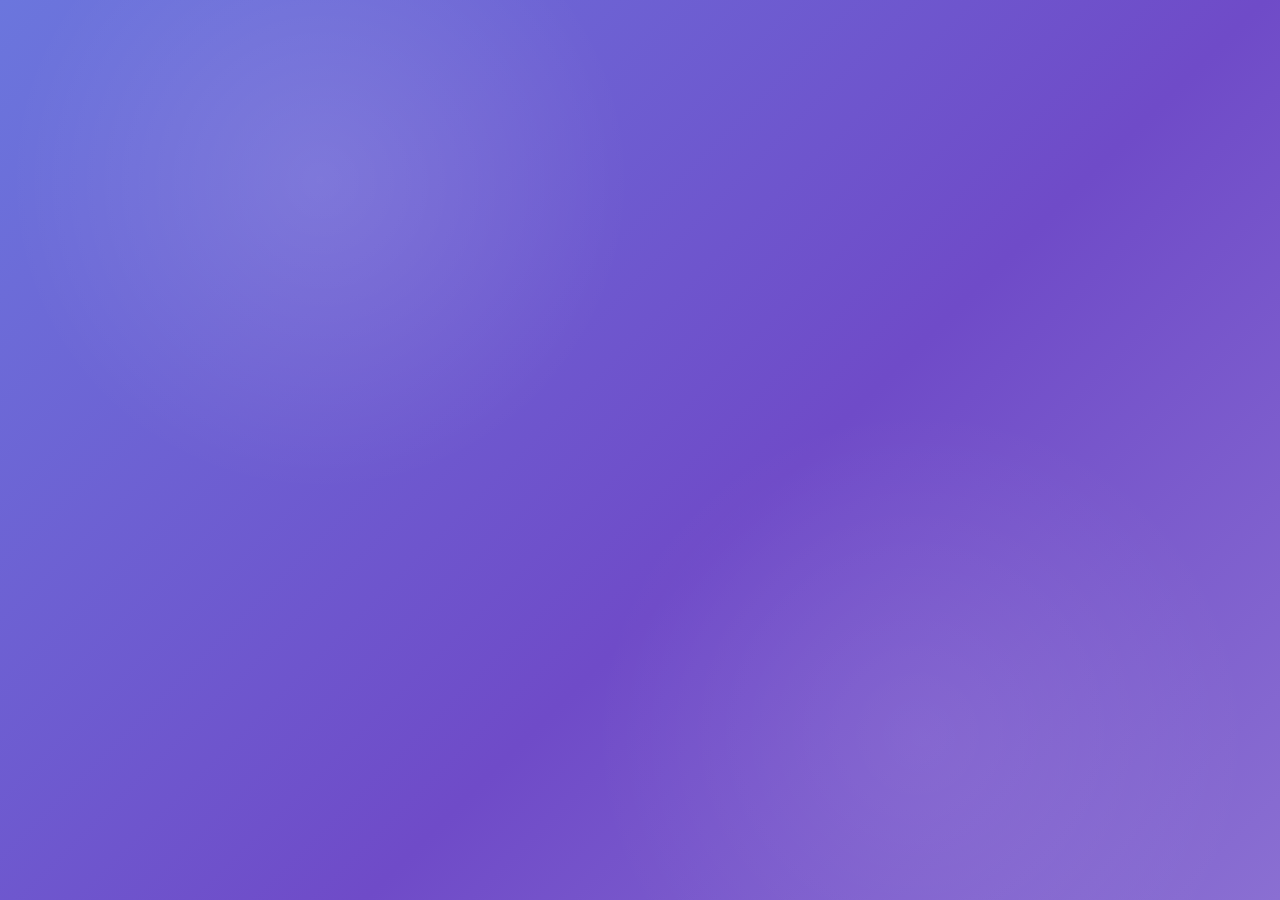
<file: index.html>
<!DOCTYPE html>
<html lang="ru" data-quiz-section="micro" data-quiz-storage="micro">
<head>
<meta charset="UTF-8">
<meta name="viewport" content="width=device-width, initial-scale=1">
<title>Тест</title>
<link rel="stylesheet" href="micro_style.css">
</head>
<body>
<div id="app"></div>
<script src="micro_script.js"></script>
</body>
</html>
</file>
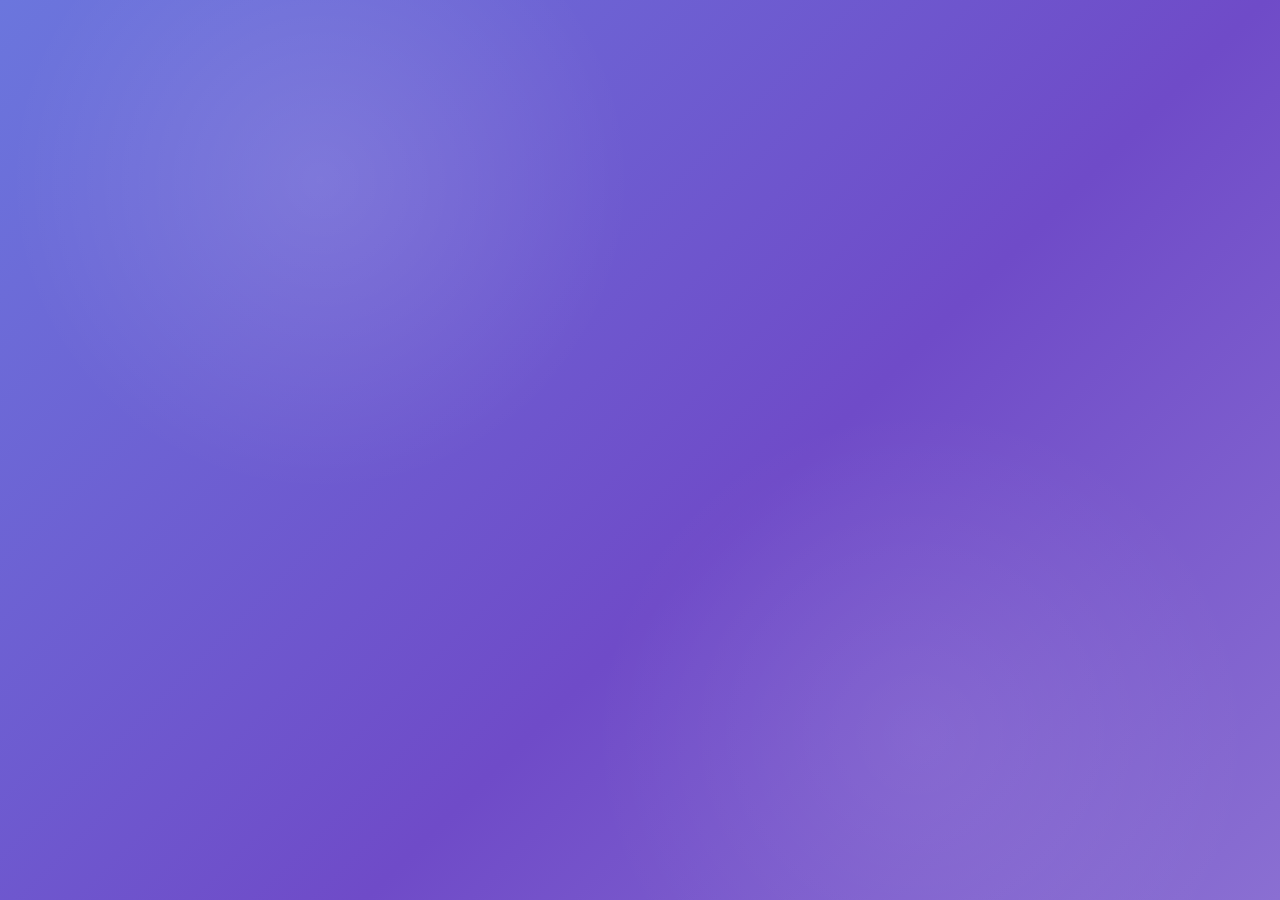
<file: marketing_index.html>
<!DOCTYPE html>
<html lang="ru" data-quiz-section="marketing" data-quiz-storage="marketing">
<head>
<meta charset="UTF-8">
<meta name="viewport" content="width=device-width, initial-scale=1">
<title>Маркетинг</title>
<link rel="stylesheet" href="micro_style.css">
</head>
<body>
<div id="app"></div>
<script src="micro_script.js"></script>
</body>
</html>
</file>
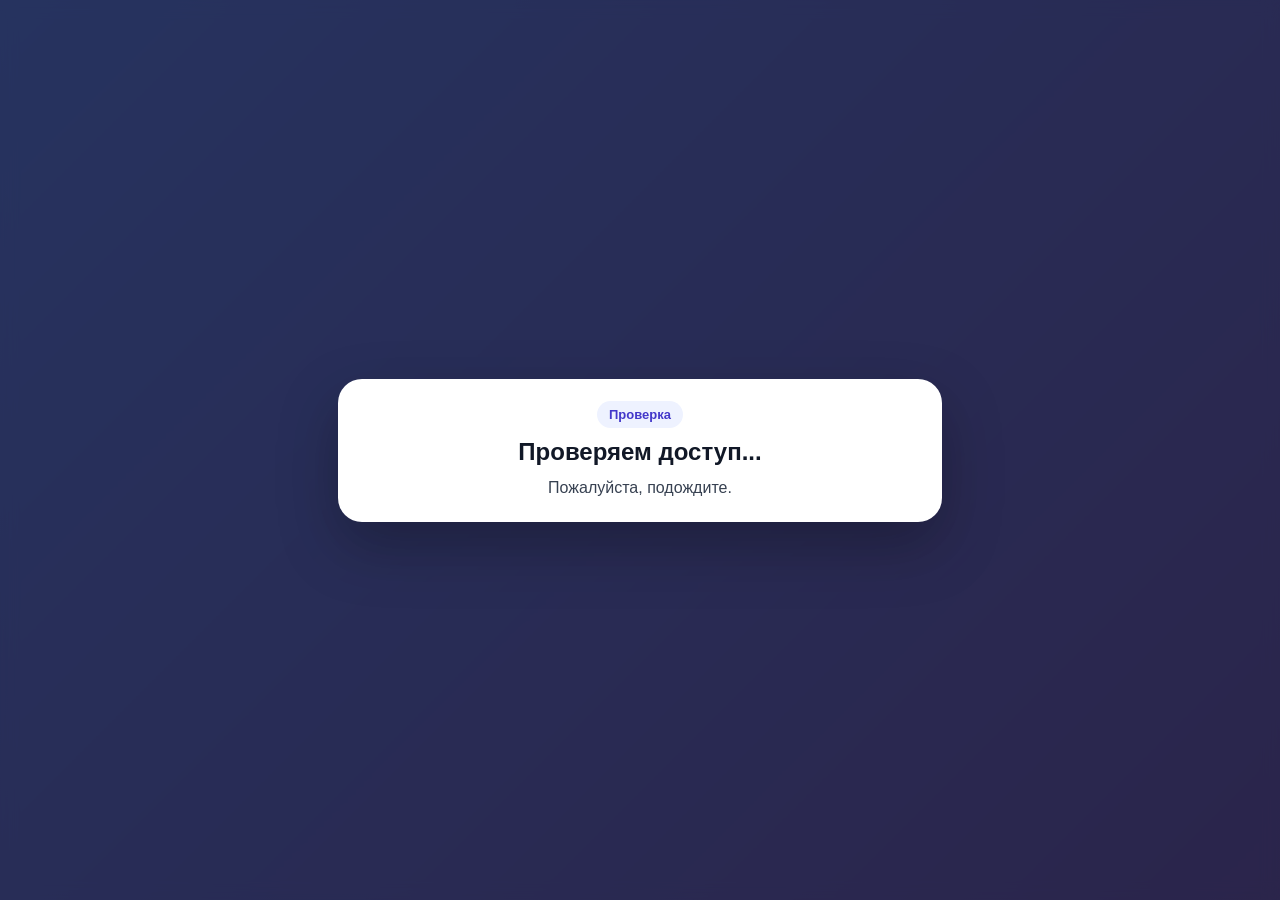
<file: marketing_test.html>
<!DOCTYPE html>
<html lang="ru" data-quiz-section="marketing" data-quiz-storage="marketing">
<head>
<meta charset="UTF-8">
<meta name="viewport" content="width=device-width, initial-scale=1">
<title>Маркетинг</title>
<link rel="stylesheet" href="micro_style.css">
</head>
<body>
<div class="card">
<div id="timer"></div>
<div id="question"></div>
<div id="options"></div>
</div>
<script src="micro_script.js"></script>
</body>
</html>
</file>
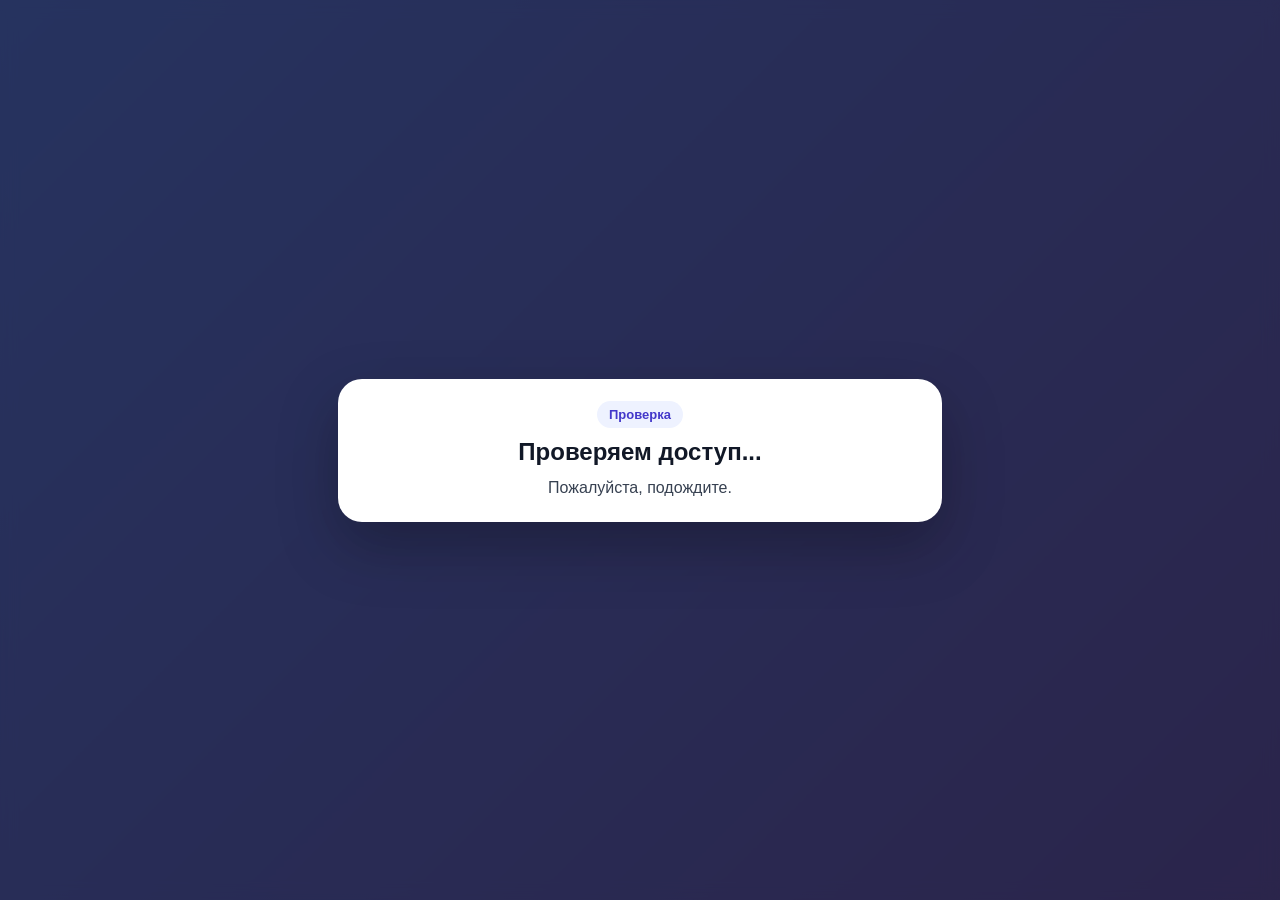
<file: micro_test.html>
<!DOCTYPE html>
<html lang="ru" data-quiz-section="micro" data-quiz-storage="micro">
<head>
    <meta charset="UTF-8">
    <meta name="viewport" content="width=device-width, initial-scale=1">
    <title>Тестирование</title>
    <link rel="stylesheet" href="micro_style.css">
</head>
<body>
    <div class="card">
        <div id="timer"></div>
        <div id="question"></div>
        <div id="options"></div>
    </div>
    <script src="micro_script.js"></script>
</body>
</html>
</file>
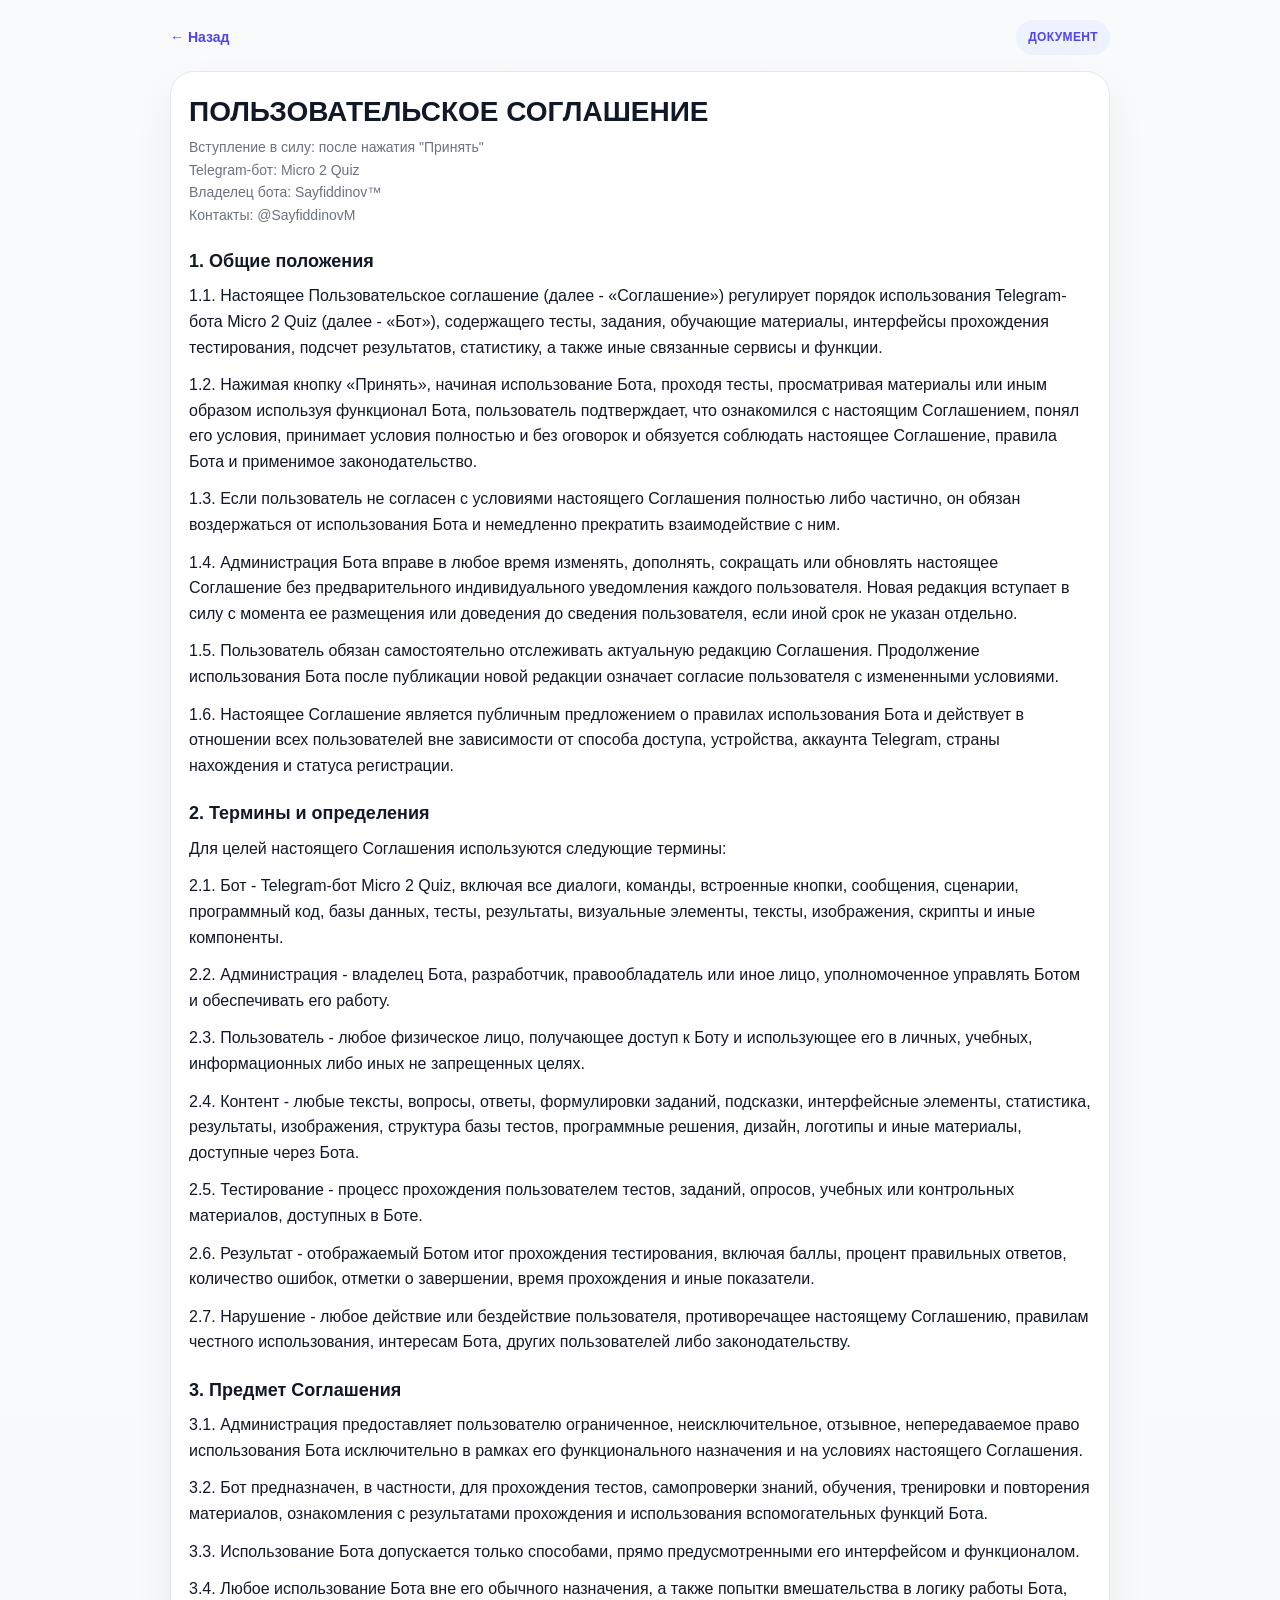
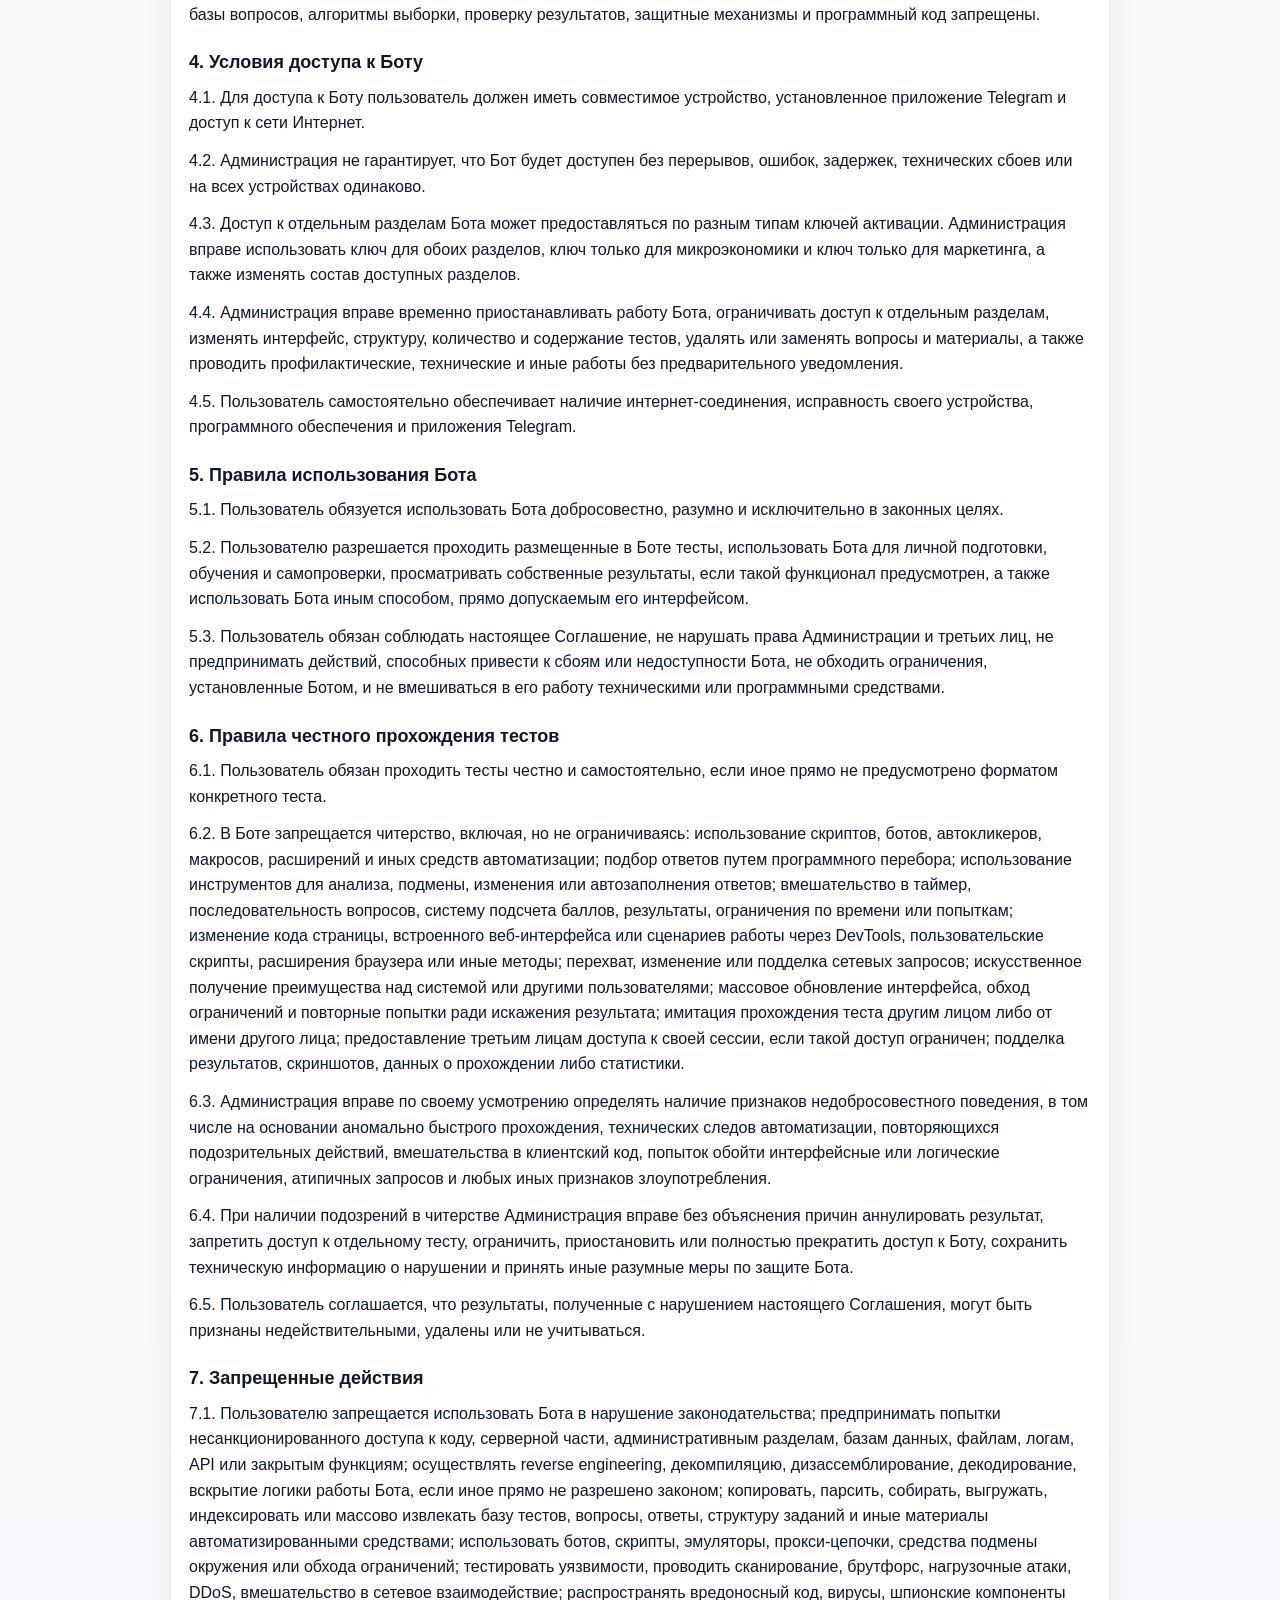
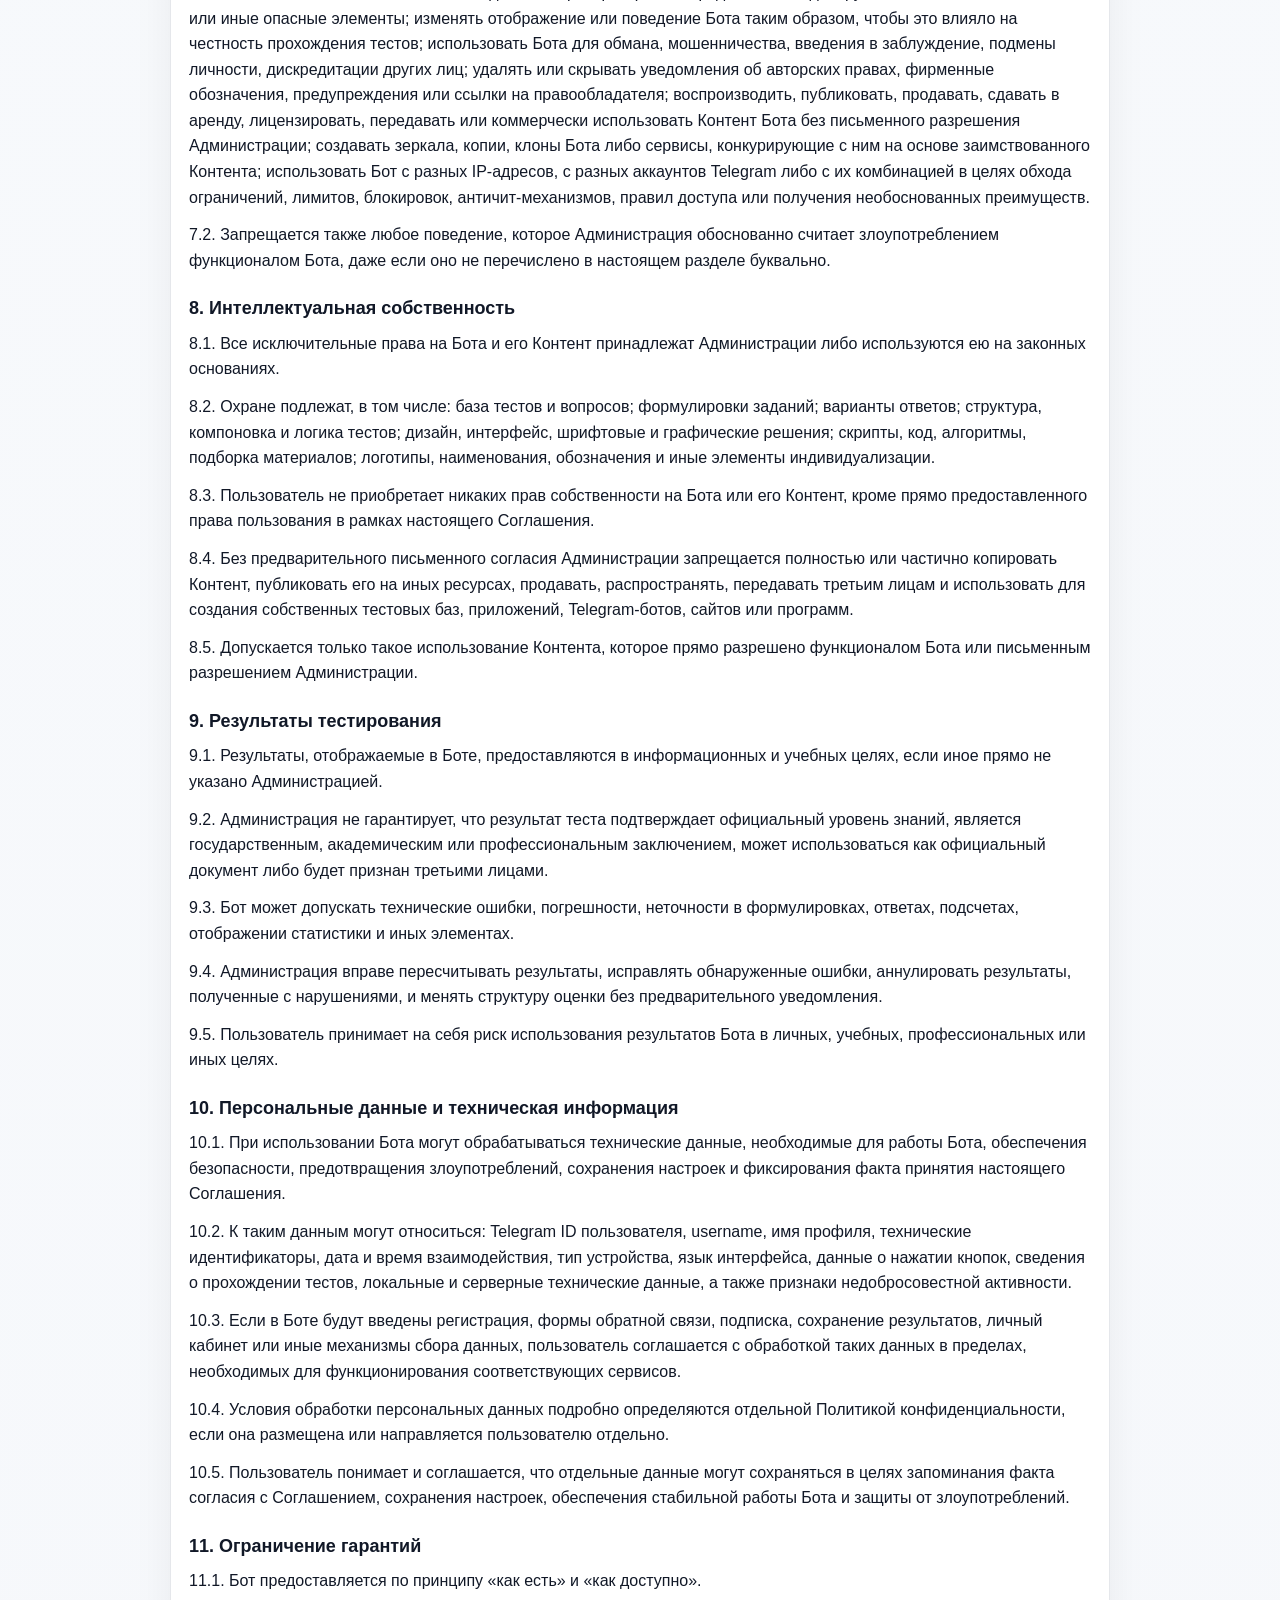
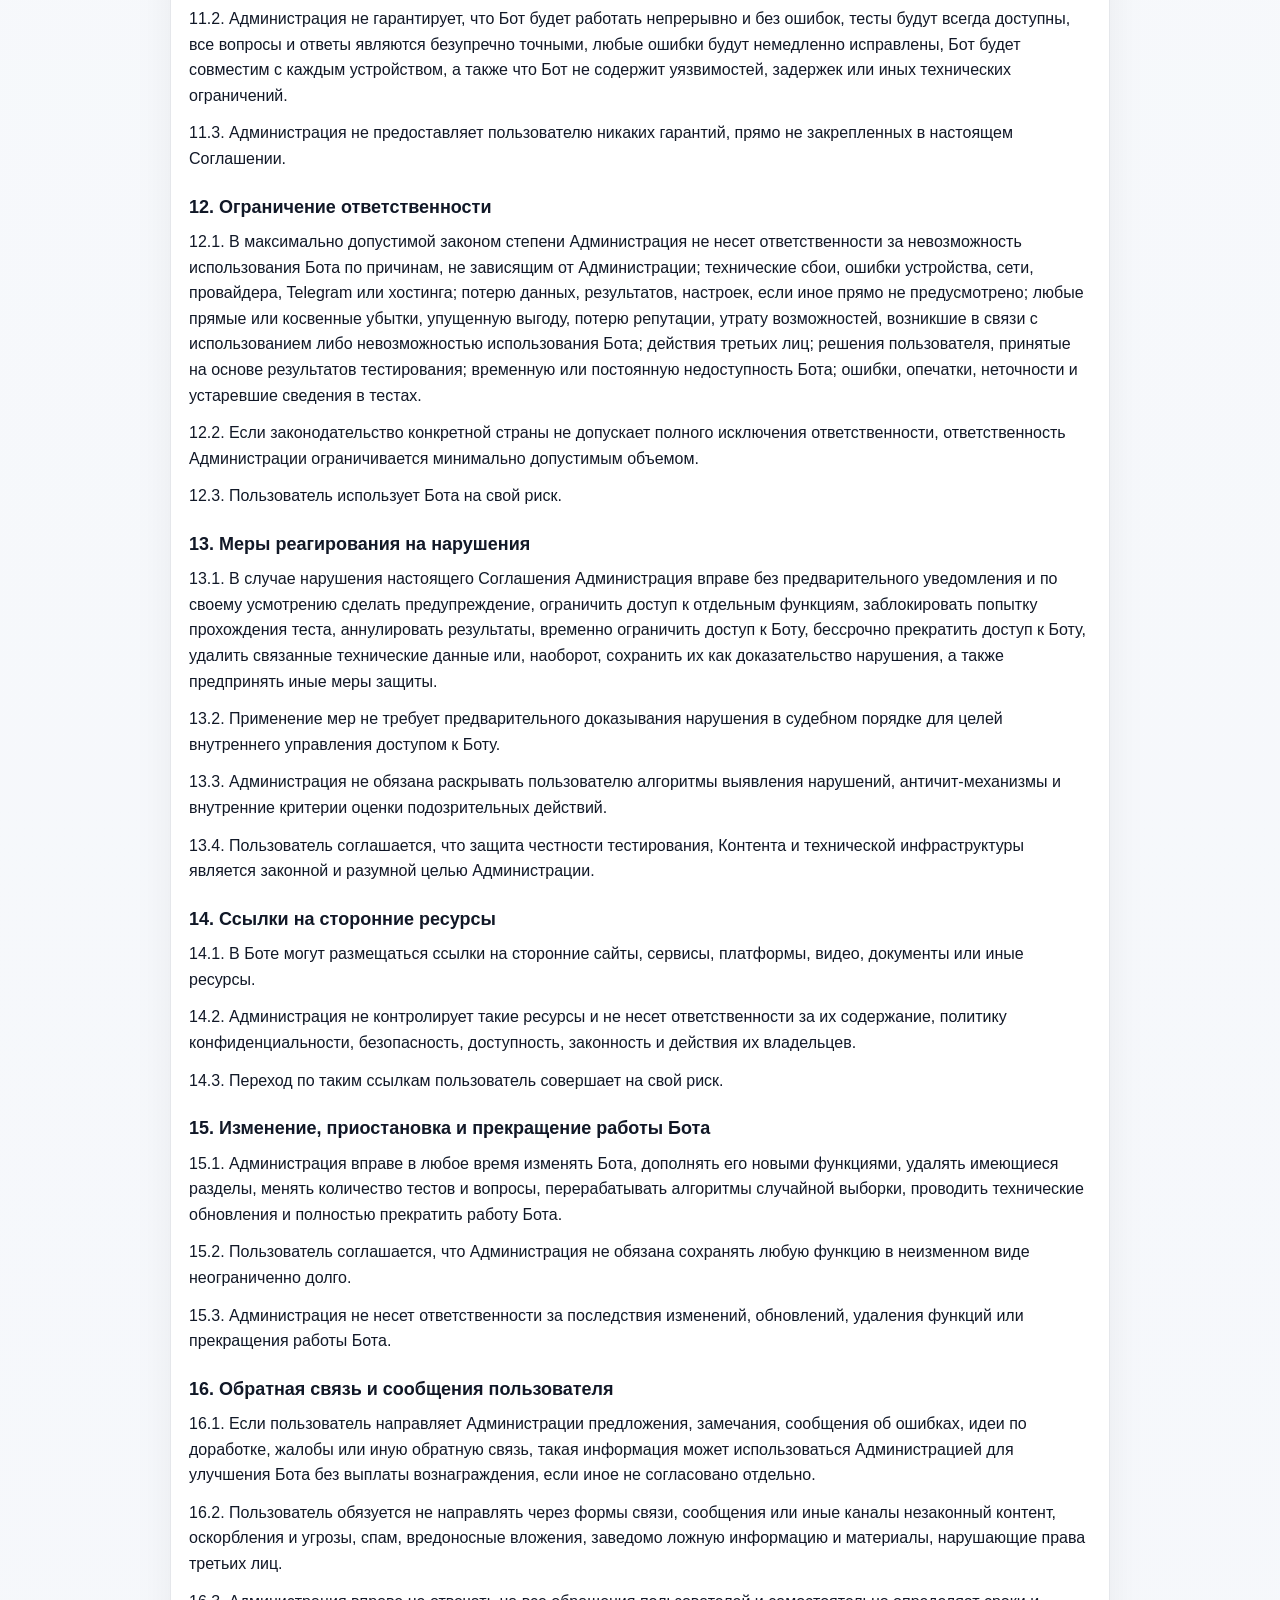
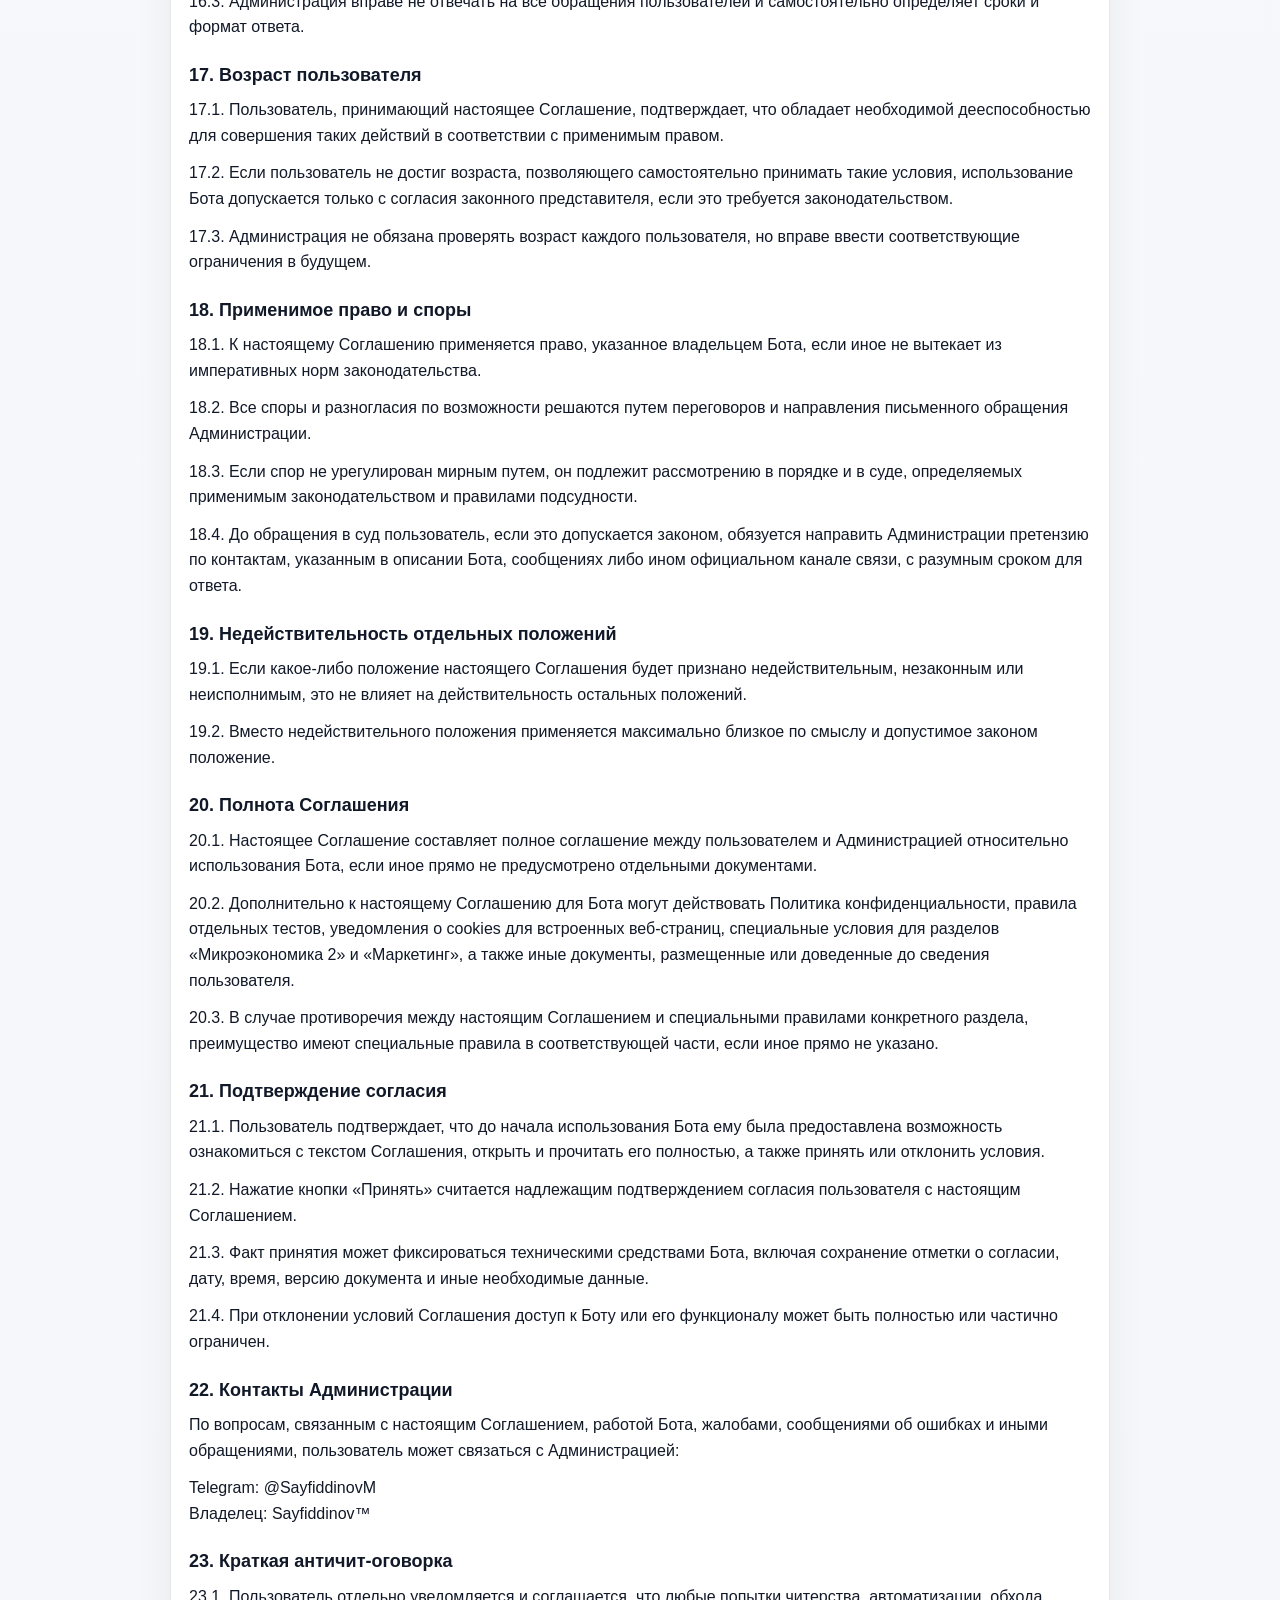
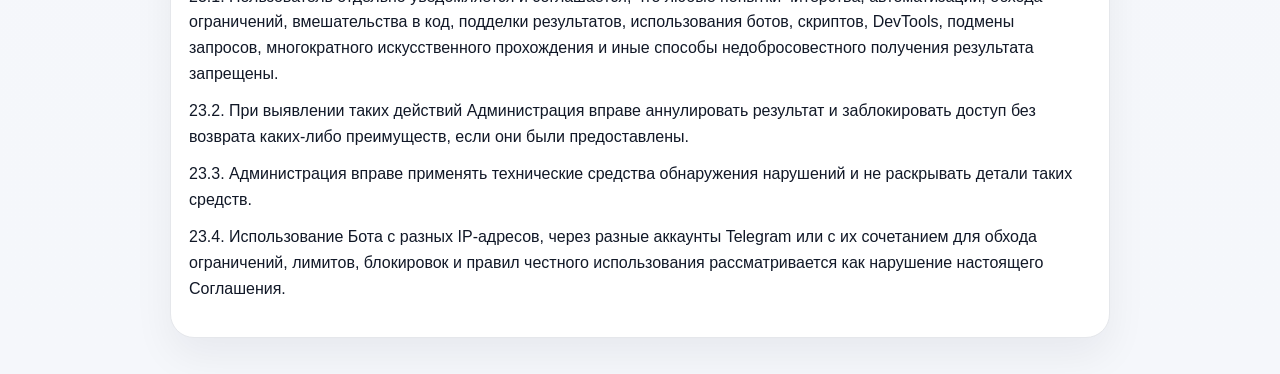
<file: user_agreement.html>
<!DOCTYPE html>
<html lang="ru">
<head>
  <meta charset="UTF-8">
  <meta name="viewport" content="width=device-width, initial-scale=1.0">
  <title>Пользовательское соглашение</title>
  <style>
    :root {
      --bg: #f5f7fb;
      --card: #ffffff;
      --text: #111827;
      --muted: #6b7280;
      --border: #e5e7eb;
      --accent: #4f46e5;
      --accent-soft: #eef2ff;
    }
    * { box-sizing: border-box; }
    body {
      margin: 0;
      font-family: Arial, sans-serif;
      background: linear-gradient(180deg, #f8fafc 0%, var(--bg) 100%);
      color: var(--text);
      line-height: 1.6;
    }
    .page {
      width: min(940px, calc(100% - 28px));
      margin: 0 auto;
      padding: 20px 0 36px;
    }
    .topbar {
      display: flex;
      align-items: center;
      justify-content: space-between;
      gap: 12px;
      margin-bottom: 16px;
    }
    .back-link {
      display: inline-flex;
      align-items: center;
      gap: 8px;
      text-decoration: none;
      color: var(--accent);
      font-weight: 700;
      font-size: 14px;
    }
    .badge {
      display: inline-flex;
      align-items: center;
      padding: 8px 12px;
      border-radius: 999px;
      background: var(--accent-soft);
      color: var(--accent);
      font-size: 12px;
      font-weight: 800;
      letter-spacing: .03em;
      text-transform: uppercase;
    }
    .card {
      background: var(--card);
      border: 1px solid var(--border);
      border-radius: 24px;
      padding: 24px 18px;
      box-shadow: 0 18px 40px rgba(15, 23, 42, 0.06);
    }
    .agreement-doc-title {
      margin: 0 0 8px;
      font-size: 28px;
      line-height: 1.15;
    }
    .agreement-doc-meta {
      margin: 0 0 22px;
      color: var(--muted);
      font-size: 14px;
    }
    .agreement-doc-section {
      margin: 24px 0 10px;
      font-size: 18px;
      line-height: 1.3;
    }
    p { margin: 0 0 12px; }
    .agreement-doc-note {
      padding: 14px 16px;
      border-radius: 16px;
      background: #fff7ed;
      border: 1px solid #fed7aa;
    }
    body.embedded .page { width: 100%; padding: 8px; }
    body.embedded .topbar { display: none; }
    body.embedded .card { border: none; box-shadow: none; padding: 10px 8px 18px; border-radius: 0; }
    body.embedded { background: #ffffff; }
  </style>
</head>
<body>
  <div class="page">
    <div class="topbar">
      <a class="back-link" href="index.html" onclick="if (history.length > 1) { history.back(); return false; }">← Назад</a>
      <div class="badge">Документ</div>
    </div>

    <main class="card">
      <h3 class="agreement-doc-title">ПОЛЬЗОВАТЕЛЬСКОЕ СОГЛАШЕНИЕ</h3>
            <p class="agreement-doc-meta">Вступление в силу: после нажатия "Принять"<br>Telegram-бот: Micro 2 Quiz<br>Владелец бота: Sayfiddinov™<br>Контакты: @SayfiddinovM</p>
            <h4 class="agreement-doc-section">1. Общие положения</h4>
            <p>1.1. Настоящее Пользовательское соглашение (далее - «Соглашение») регулирует порядок использования Telegram-бота Micro 2 Quiz (далее - «Бот»), содержащего тесты, задания, обучающие материалы, интерфейсы прохождения тестирования, подсчет результатов, статистику, а также иные связанные сервисы и функции.</p>
            <p>1.2. Нажимая кнопку «Принять», начиная использование Бота, проходя тесты, просматривая материалы или иным образом используя функционал Бота, пользователь подтверждает, что ознакомился с настоящим Соглашением, понял его условия, принимает условия полностью и без оговорок и обязуется соблюдать настоящее Соглашение, правила Бота и применимое законодательство.</p>
            <p>1.3. Если пользователь не согласен с условиями настоящего Соглашения полностью либо частично, он обязан воздержаться от использования Бота и немедленно прекратить взаимодействие с ним.</p>
            <p>1.4. Администрация Бота вправе в любое время изменять, дополнять, сокращать или обновлять настоящее Соглашение без предварительного индивидуального уведомления каждого пользователя. Новая редакция вступает в силу с момента ее размещения или доведения до сведения пользователя, если иной срок не указан отдельно.</p>
            <p>1.5. Пользователь обязан самостоятельно отслеживать актуальную редакцию Соглашения. Продолжение использования Бота после публикации новой редакции означает согласие пользователя с измененными условиями.</p>
            <p>1.6. Настоящее Соглашение является публичным предложением о правилах использования Бота и действует в отношении всех пользователей вне зависимости от способа доступа, устройства, аккаунта Telegram, страны нахождения и статуса регистрации.</p>
            <h4 class="agreement-doc-section">2. Термины и определения</h4>
            <p>Для целей настоящего Соглашения используются следующие термины:</p>
            <p>2.1. Бот - Telegram-бот Micro 2 Quiz, включая все диалоги, команды, встроенные кнопки, сообщения, сценарии, программный код, базы данных, тесты, результаты, визуальные элементы, тексты, изображения, скрипты и иные компоненты.</p>
            <p>2.2. Администрация - владелец Бота, разработчик, правообладатель или иное лицо, уполномоченное управлять Ботом и обеспечивать его работу.</p>
            <p>2.3. Пользователь - любое физическое лицо, получающее доступ к Боту и использующее его в личных, учебных, информационных либо иных не запрещенных целях.</p>
            <p>2.4. Контент - любые тексты, вопросы, ответы, формулировки заданий, подсказки, интерфейсные элементы, статистика, результаты, изображения, структура базы тестов, программные решения, дизайн, логотипы и иные материалы, доступные через Бота.</p>
            <p>2.5. Тестирование - процесс прохождения пользователем тестов, заданий, опросов, учебных или контрольных материалов, доступных в Боте.</p>
            <p>2.6. Результат - отображаемый Ботом итог прохождения тестирования, включая баллы, процент правильных ответов, количество ошибок, отметки о завершении, время прохождения и иные показатели.</p>
            <p>2.7. Нарушение - любое действие или бездействие пользователя, противоречащее настоящему Соглашению, правилам честного использования, интересам Бота, других пользователей либо законодательству.</p>
            <h4 class="agreement-doc-section">3. Предмет Соглашения</h4>
            <p>3.1. Администрация предоставляет пользователю ограниченное, неисключительное, отзывное, непередаваемое право использования Бота исключительно в рамках его функционального назначения и на условиях настоящего Соглашения.</p>
            <p>3.2. Бот предназначен, в частности, для прохождения тестов, самопроверки знаний, обучения, тренировки и повторения материалов, ознакомления с результатами прохождения и использования вспомогательных функций Бота.</p>
            <p>3.3. Использование Бота допускается только способами, прямо предусмотренными его интерфейсом и функционалом.</p>
            <p>3.4. Любое использование Бота вне его обычного назначения, а также попытки вмешательства в логику работы Бота, базы вопросов, алгоритмы выборки, проверку результатов, защитные механизмы и программный код запрещены.</p>
            <h4 class="agreement-doc-section">4. Условия доступа к Боту</h4>
            <p>4.1. Для доступа к Боту пользователь должен иметь совместимое устройство, установленное приложение Telegram и доступ к сети Интернет.</p>
            <p>4.2. Администрация не гарантирует, что Бот будет доступен без перерывов, ошибок, задержек, технических сбоев или на всех устройствах одинаково.</p>
            <p>4.3. Доступ к отдельным разделам Бота может предоставляться по разным типам ключей активации. Администрация вправе использовать ключ для обоих разделов, ключ только для микроэкономики и ключ только для маркетинга, а также изменять состав доступных разделов.</p>
            <p>4.4. Администрация вправе временно приостанавливать работу Бота, ограничивать доступ к отдельным разделам, изменять интерфейс, структуру, количество и содержание тестов, удалять или заменять вопросы и материалы, а также проводить профилактические, технические и иные работы без предварительного уведомления.</p>
            <p>4.5. Пользователь самостоятельно обеспечивает наличие интернет-соединения, исправность своего устройства, программного обеспечения и приложения Telegram.</p>
            <h4 class="agreement-doc-section">5. Правила использования Бота</h4>
            <p>5.1. Пользователь обязуется использовать Бота добросовестно, разумно и исключительно в законных целях.</p>
            <p>5.2. Пользователю разрешается проходить размещенные в Боте тесты, использовать Бота для личной подготовки, обучения и самопроверки, просматривать собственные результаты, если такой функционал предусмотрен, а также использовать Бота иным способом, прямо допускаемым его интерфейсом.</p>
            <p>5.3. Пользователь обязан соблюдать настоящее Соглашение, не нарушать права Администрации и третьих лиц, не предпринимать действий, способных привести к сбоям или недоступности Бота, не обходить ограничения, установленные Ботом, и не вмешиваться в его работу техническими или программными средствами.</p>
            <h4 class="agreement-doc-section">6. Правила честного прохождения тестов</h4>
            <p>6.1. Пользователь обязан проходить тесты честно и самостоятельно, если иное прямо не предусмотрено форматом конкретного теста.</p>
            <p>6.2. В Боте запрещается читерство, включая, но не ограничиваясь: использование скриптов, ботов, автокликеров, макросов, расширений и иных средств автоматизации; подбор ответов путем программного перебора; использование инструментов для анализа, подмены, изменения или автозаполнения ответов; вмешательство в таймер, последовательность вопросов, систему подсчета баллов, результаты, ограничения по времени или попыткам; изменение кода страницы, встроенного веб-интерфейса или сценариев работы через DevTools, пользовательские скрипты, расширения браузера или иные методы; перехват, изменение или подделка сетевых запросов; искусственное получение преимущества над системой или другими пользователями; массовое обновление интерфейса, обход ограничений и повторные попытки ради искажения результата; имитация прохождения теста другим лицом либо от имени другого лица; предоставление третьим лицам доступа к своей сессии, если такой доступ ограничен; подделка результатов, скриншотов, данных о прохождении либо статистики.</p>
            <p>6.3. Администрация вправе по своему усмотрению определять наличие признаков недобросовестного поведения, в том числе на основании аномально быстрого прохождения, технических следов автоматизации, повторяющихся подозрительных действий, вмешательства в клиентский код, попыток обойти интерфейсные или логические ограничения, атипичных запросов и любых иных признаков злоупотребления.</p>
            <p>6.4. При наличии подозрений в читерстве Администрация вправе без объяснения причин аннулировать результат, запретить доступ к отдельному тесту, ограничить, приостановить или полностью прекратить доступ к Боту, сохранить техническую информацию о нарушении и принять иные разумные меры по защите Бота.</p>
            <p>6.5. Пользователь соглашается, что результаты, полученные с нарушением настоящего Соглашения, могут быть признаны недействительными, удалены или не учитываться.</p>
            <h4 class="agreement-doc-section">7. Запрещенные действия</h4>
            <p>7.1. Пользователю запрещается использовать Бота в нарушение законодательства; предпринимать попытки несанкционированного доступа к коду, серверной части, административным разделам, базам данных, файлам, логам, API или закрытым функциям; осуществлять reverse engineering, декомпиляцию, дизассемблирование, декодирование, вскрытие логики работы Бота, если иное прямо не разрешено законом; копировать, парсить, собирать, выгружать, индексировать или массово извлекать базу тестов, вопросы, ответы, структуру заданий и иные материалы автоматизированными средствами; использовать ботов, скрипты, эмуляторы, прокси-цепочки, средства подмены окружения или обхода ограничений; тестировать уязвимости, проводить сканирование, брутфорс, нагрузочные атаки, DDoS, вмешательство в сетевое взаимодействие; распространять вредоносный код, вирусы, шпионские компоненты или иные опасные элементы; изменять отображение или поведение Бота таким образом, чтобы это влияло на честность прохождения тестов; использовать Бота для обмана, мошенничества, введения в заблуждение, подмены личности, дискредитации других лиц; удалять или скрывать уведомления об авторских правах, фирменные обозначения, предупреждения или ссылки на правообладателя; воспроизводить, публиковать, продавать, сдавать в аренду, лицензировать, передавать или коммерчески использовать Контент Бота без письменного разрешения Администрации; создавать зеркала, копии, клоны Бота либо сервисы, конкурирующие с ним на основе заимствованного Контента; использовать Бот с разных IP-адресов, с разных аккаунтов Telegram либо с их комбинацией в целях обхода ограничений, лимитов, блокировок, античит-механизмов, правил доступа или получения необоснованных преимуществ.</p>
            <p>7.2. Запрещается также любое поведение, которое Администрация обоснованно считает злоупотреблением функционалом Бота, даже если оно не перечислено в настоящем разделе буквально.</p>
            <h4 class="agreement-doc-section">8. Интеллектуальная собственность</h4>
            <p>8.1. Все исключительные права на Бота и его Контент принадлежат Администрации либо используются ею на законных основаниях.</p>
            <p>8.2. Охране подлежат, в том числе: база тестов и вопросов; формулировки заданий; варианты ответов; структура, компоновка и логика тестов; дизайн, интерфейс, шрифтовые и графические решения; скрипты, код, алгоритмы, подборка материалов; логотипы, наименования, обозначения и иные элементы индивидуализации.</p>
            <p>8.3. Пользователь не приобретает никаких прав собственности на Бота или его Контент, кроме прямо предоставленного права пользования в рамках настоящего Соглашения.</p>
            <p>8.4. Без предварительного письменного согласия Администрации запрещается полностью или частично копировать Контент, публиковать его на иных ресурсах, продавать, распространять, передавать третьим лицам и использовать для создания собственных тестовых баз, приложений, Telegram-ботов, сайтов или программ.</p>
            <p>8.5. Допускается только такое использование Контента, которое прямо разрешено функционалом Бота или письменным разрешением Администрации.</p>
            <h4 class="agreement-doc-section">9. Результаты тестирования</h4>
            <p>9.1. Результаты, отображаемые в Боте, предоставляются в информационных и учебных целях, если иное прямо не указано Администрацией.</p>
            <p>9.2. Администрация не гарантирует, что результат теста подтверждает официальный уровень знаний, является государственным, академическим или профессиональным заключением, может использоваться как официальный документ либо будет признан третьими лицами.</p>
            <p>9.3. Бот может допускать технические ошибки, погрешности, неточности в формулировках, ответах, подсчетах, отображении статистики и иных элементах.</p>
            <p>9.4. Администрация вправе пересчитывать результаты, исправлять обнаруженные ошибки, аннулировать результаты, полученные с нарушениями, и менять структуру оценки без предварительного уведомления.</p>
            <p>9.5. Пользователь принимает на себя риск использования результатов Бота в личных, учебных, профессиональных или иных целях.</p>
            <h4 class="agreement-doc-section">10. Персональные данные и техническая информация</h4>
            <p>10.1. При использовании Бота могут обрабатываться технические данные, необходимые для работы Бота, обеспечения безопасности, предотвращения злоупотреблений, сохранения настроек и фиксирования факта принятия настоящего Соглашения.</p>
            <p>10.2. К таким данным могут относиться: Telegram ID пользователя, username, имя профиля, технические идентификаторы, дата и время взаимодействия, тип устройства, язык интерфейса, данные о нажатии кнопок, сведения о прохождении тестов, локальные и серверные технические данные, а также признаки недобросовестной активности.</p>
            <p>10.3. Если в Боте будут введены регистрация, формы обратной связи, подписка, сохранение результатов, личный кабинет или иные механизмы сбора данных, пользователь соглашается с обработкой таких данных в пределах, необходимых для функционирования соответствующих сервисов.</p>
            <p>10.4. Условия обработки персональных данных подробно определяются отдельной Политикой конфиденциальности, если она размещена или направляется пользователю отдельно.</p>
            <p>10.5. Пользователь понимает и соглашается, что отдельные данные могут сохраняться в целях запоминания факта согласия с Соглашением, сохранения настроек, обеспечения стабильной работы Бота и защиты от злоупотреблений.</p>
            <h4 class="agreement-doc-section">11. Ограничение гарантий</h4>
            <p>11.1. Бот предоставляется по принципу «как есть» и «как доступно».</p>
            <p>11.2. Администрация не гарантирует, что Бот будет работать непрерывно и без ошибок, тесты будут всегда доступны, все вопросы и ответы являются безупречно точными, любые ошибки будут немедленно исправлены, Бот будет совместим с каждым устройством, а также что Бот не содержит уязвимостей, задержек или иных технических ограничений.</p>
            <p>11.3. Администрация не предоставляет пользователю никаких гарантий, прямо не закрепленных в настоящем Соглашении.</p>
            <h4 class="agreement-doc-section">12. Ограничение ответственности</h4>
            <p>12.1. В максимально допустимой законом степени Администрация не несет ответственности за невозможность использования Бота по причинам, не зависящим от Администрации; технические сбои, ошибки устройства, сети, провайдера, Telegram или хостинга; потерю данных, результатов, настроек, если иное прямо не предусмотрено; любые прямые или косвенные убытки, упущенную выгоду, потерю репутации, утрату возможностей, возникшие в связи с использованием либо невозможностью использования Бота; действия третьих лиц; решения пользователя, принятые на основе результатов тестирования; временную или постоянную недоступность Бота; ошибки, опечатки, неточности и устаревшие сведения в тестах.</p>
            <p>12.2. Если законодательство конкретной страны не допускает полного исключения ответственности, ответственность Администрации ограничивается минимально допустимым объемом.</p>
            <p>12.3. Пользователь использует Бота на свой риск.</p>
            <h4 class="agreement-doc-section">13. Меры реагирования на нарушения</h4>
            <p>13.1. В случае нарушения настоящего Соглашения Администрация вправе без предварительного уведомления и по своему усмотрению сделать предупреждение, ограничить доступ к отдельным функциям, заблокировать попытку прохождения теста, аннулировать результаты, временно ограничить доступ к Боту, бессрочно прекратить доступ к Боту, удалить связанные технические данные или, наоборот, сохранить их как доказательство нарушения, а также предпринять иные меры защиты.</p>
            <p>13.2. Применение мер не требует предварительного доказывания нарушения в судебном порядке для целей внутреннего управления доступом к Боту.</p>
            <p>13.3. Администрация не обязана раскрывать пользователю алгоритмы выявления нарушений, античит-механизмы и внутренние критерии оценки подозрительных действий.</p>
            <p>13.4. Пользователь соглашается, что защита честности тестирования, Контента и технической инфраструктуры является законной и разумной целью Администрации.</p>
            <h4 class="agreement-doc-section">14. Ссылки на сторонние ресурсы</h4>
            <p>14.1. В Боте могут размещаться ссылки на сторонние сайты, сервисы, платформы, видео, документы или иные ресурсы.</p>
            <p>14.2. Администрация не контролирует такие ресурсы и не несет ответственности за их содержание, политику конфиденциальности, безопасность, доступность, законность и действия их владельцев.</p>
            <p>14.3. Переход по таким ссылкам пользователь совершает на свой риск.</p>
            <h4 class="agreement-doc-section">15. Изменение, приостановка и прекращение работы Бота</h4>
            <p>15.1. Администрация вправе в любое время изменять Бота, дополнять его новыми функциями, удалять имеющиеся разделы, менять количество тестов и вопросы, перерабатывать алгоритмы случайной выборки, проводить технические обновления и полностью прекратить работу Бота.</p>
            <p>15.2. Пользователь соглашается, что Администрация не обязана сохранять любую функцию в неизменном виде неограниченно долго.</p>
            <p>15.3. Администрация не несет ответственности за последствия изменений, обновлений, удаления функций или прекращения работы Бота.</p>
            <h4 class="agreement-doc-section">16. Обратная связь и сообщения пользователя</h4>
            <p>16.1. Если пользователь направляет Администрации предложения, замечания, сообщения об ошибках, идеи по доработке, жалобы или иную обратную связь, такая информация может использоваться Администрацией для улучшения Бота без выплаты вознаграждения, если иное не согласовано отдельно.</p>
            <p>16.2. Пользователь обязуется не направлять через формы связи, сообщения или иные каналы незаконный контент, оскорбления и угрозы, спам, вредоносные вложения, заведомо ложную информацию и материалы, нарушающие права третьих лиц.</p>
            <p>16.3. Администрация вправе не отвечать на все обращения пользователей и самостоятельно определяет сроки и формат ответа.</p>
            <h4 class="agreement-doc-section">17. Возраст пользователя</h4>
            <p>17.1. Пользователь, принимающий настоящее Соглашение, подтверждает, что обладает необходимой дееспособностью для совершения таких действий в соответствии с применимым правом.</p>
            <p>17.2. Если пользователь не достиг возраста, позволяющего самостоятельно принимать такие условия, использование Бота допускается только с согласия законного представителя, если это требуется законодательством.</p>
            <p>17.3. Администрация не обязана проверять возраст каждого пользователя, но вправе ввести соответствующие ограничения в будущем.</p>
            <h4 class="agreement-doc-section">18. Применимое право и споры</h4>
            <p>18.1. К настоящему Соглашению применяется право, указанное владельцем Бота, если иное не вытекает из императивных норм законодательства.</p>
            <p>18.2. Все споры и разногласия по возможности решаются путем переговоров и направления письменного обращения Администрации.</p>
            <p>18.3. Если спор не урегулирован мирным путем, он подлежит рассмотрению в порядке и в суде, определяемых применимым законодательством и правилами подсудности.</p>
            <p>18.4. До обращения в суд пользователь, если это допускается законом, обязуется направить Администрации претензию по контактам, указанным в описании Бота, сообщениях либо ином официальном канале связи, с разумным сроком для ответа.</p>
            <h4 class="agreement-doc-section">19. Недействительность отдельных положений</h4>
            <p>19.1. Если какое-либо положение настоящего Соглашения будет признано недействительным, незаконным или неисполнимым, это не влияет на действительность остальных положений.</p>
            <p>19.2. Вместо недействительного положения применяется максимально близкое по смыслу и допустимое законом положение.</p>
            <h4 class="agreement-doc-section">20. Полнота Соглашения</h4>
            <p>20.1. Настоящее Соглашение составляет полное соглашение между пользователем и Администрацией относительно использования Бота, если иное прямо не предусмотрено отдельными документами.</p>
            <p>20.2. Дополнительно к настоящему Соглашению для Бота могут действовать Политика конфиденциальности, правила отдельных тестов, уведомления о cookies для встроенных веб-страниц, специальные условия для разделов «Микроэкономика 2» и «Маркетинг», а также иные документы, размещенные или доведенные до сведения пользователя.</p>
            <p>20.3. В случае противоречия между настоящим Соглашением и специальными правилами конкретного раздела, преимущество имеют специальные правила в соответствующей части, если иное прямо не указано.</p>
            <h4 class="agreement-doc-section">21. Подтверждение согласия</h4>
            <p>21.1. Пользователь подтверждает, что до начала использования Бота ему была предоставлена возможность ознакомиться с текстом Соглашения, открыть и прочитать его полностью, а также принять или отклонить условия.</p>
            <p>21.2. Нажатие кнопки «Принять» считается надлежащим подтверждением согласия пользователя с настоящим Соглашением.</p>
            <p>21.3. Факт принятия может фиксироваться техническими средствами Бота, включая сохранение отметки о согласии, дату, время, версию документа и иные необходимые данные.</p>
            <p>21.4. При отклонении условий Соглашения доступ к Боту или его функционалу может быть полностью или частично ограничен.</p>
            <h4 class="agreement-doc-section">22. Контакты Администрации</h4>
            <p>По вопросам, связанным с настоящим Соглашением, работой Бота, жалобами, сообщениями об ошибках и иными обращениями, пользователь может связаться с Администрацией:</p>
            <p>Telegram: @SayfiddinovM<br>Владелец: Sayfiddinov™</p>
            <h4 class="agreement-doc-section">23. Краткая античит-оговорка</h4>
            <p>23.1. Пользователь отдельно уведомляется и соглашается, что любые попытки читерства, автоматизации, обхода ограничений, вмешательства в код, подделки результатов, использования ботов, скриптов, DevTools, подмены запросов, многократного искусственного прохождения и иные способы недобросовестного получения результата запрещены.</p>
            <p>23.2. При выявлении таких действий Администрация вправе аннулировать результат и заблокировать доступ без возврата каких-либо преимуществ, если они были предоставлены.</p>
            <p>23.3. Администрация вправе применять технические средства обнаружения нарушений и не раскрывать детали таких средств.</p>
            <p>23.4. Использование Бота с разных IP-адресов, через разные аккаунты Telegram или с их сочетанием для обхода ограничений, лимитов, блокировок и правил честного использования рассматривается как нарушение настоящего Соглашения.</p>
    </main>
  </div>
  <script>
    if (window.self !== window.top || new URLSearchParams(window.location.search).get('embed') === '1') {
      document.body.classList.add('embedded');
    }
  </script>
</body>
</html>
</file>
<file: micro_style.css>
/* ===== BODY ===== */
body {
    margin: 0;
    min-height: 100vh;
    font-family: -apple-system, BlinkMacSystemFont, "Segoe UI", Roboto, Inter, Arial, sans-serif;
    background: linear-gradient(135deg, #667eea, #764ba2);
    display: flex;
    justify-content: center;
    align-items: center;
    flex-direction: column;
    color: #111827; 
}

/* ===== CARD ===== */
.card {
    position: relative;
    z-index: 20;
    background: #ffffff;
    width: min(88vw, 420px);
    max-width: 420px;
    padding: clamp(18px, 3.8vw, 22px);
    border-radius: 20px;
    box-shadow: 0 12px 30px rgba(0,0,0,0.2);
    animation: fade 0.4s ease;
    text-align: center;
    color: #111827;
}

@media (max-width: 640px) {
    .card {
        width: min(86vw, 390px);
        padding: 18px 16px;
        border-radius: 18px;
    }
}

@media (max-width: 380px) {
    .card {
        width: min(84vw, 360px);
        padding: 16px 14px;
        border-radius: 17px;
    }
}

/* ===== HEADER ===== */
h2 {
    margin: 0 0 12px;
    text-align: center;
    color: #111827;
}


.test-top-actions {
    position: relative;
    z-index: 21;
    display: flex;
    justify-content: flex-end;
    align-items: center;
    min-height: 42px;
    margin-bottom: 10px;
}

.test-top-actions:empty {
    display: none;
}

.top-finish-btn {
    position: relative;
    z-index: 22;
    padding: 10px 15px;
    border: none;
    border-radius: 999px;
    background: linear-gradient(135deg, #4338ca 0%, #7c3aed 100%);
    color: #ffffff;
    font-size: 13px;
    font-weight: 700;
    letter-spacing: 0.2px;
    box-shadow: 0 12px 28px rgba(79, 70, 229, 0.26);
    transition: transform 0.2s ease, box-shadow 0.2s ease, filter 0.2s ease;
}

.top-finish-btn:hover {
    transform: translateY(-1px);
    box-shadow: 0 16px 30px rgba(91, 33, 182, 0.28);
    filter: brightness(1.04);
}

.favorite-question-btn {
    -webkit-appearance: none;
    appearance: none;
    font-family: inherit;
    padding: 0;
    display: inline-flex;
    align-items: center;
    justify-content: center;
    width: 48px;
    height: 48px;
    min-width: 48px;
    border: 1px solid rgba(99, 102, 241, 0.18);
    border-radius: 14px;
    background: #eef2ff;
    color: #4f46e5;
    font-size: 24px;
    font-weight: 800;
    line-height: 1;
    box-shadow: 0 8px 18px rgba(99, 102, 241, 0.14);
    transition: transform 0.18s ease, box-shadow 0.18s ease, background 0.18s ease, color 0.18s ease, border-color 0.18s ease;
    cursor: pointer;
    -webkit-tap-highlight-color: transparent;
}

.favorite-question-btn:hover,
.favorite-question-btn:active {
    transform: translateY(-1px);
    box-shadow: 0 12px 22px rgba(99, 102, 241, 0.18);
}

.favorite-question-btn.is-active {
    background: linear-gradient(135deg, #fff7ed 0%, #fef3c7 100%);
    color: #b45309;
    border-color: rgba(245, 158, 11, 0.34);
    box-shadow: 0 10px 22px rgba(245, 158, 11, 0.2);
}

.question-favorite-btn {
    margin-right: 10px;
}

.test-top-actions {
    gap: 10px;
}

.study-question-header {
    display: flex;
    align-items: flex-start;
    justify-content: space-between;
    gap: 12px;
}

.study-favorite-btn {
    flex-shrink: 0;
    width: 42px;
    height: 42px;
    min-width: 42px;
    border-radius: 12px;
    font-size: 22px;
}

.app-favorites-toggle {
    position: fixed;
    top: 20px;
    left: 92px;
    z-index: 55;
    display: inline-flex;
    align-items: center;
    justify-content: center;
    width: 56px;
    height: 56px;
    border: none;
    border-radius: 18px;
    background: rgba(255, 255, 255, 0.92);
    color: #4f46e5;
    font-size: 28px;
    font-weight: 800;
    box-shadow: 0 14px 26px rgba(30, 41, 59, 0.16);
    backdrop-filter: blur(12px);
    cursor: pointer;
}

.app-favorites-toggle.is-hidden {
    display: none !important;
}

.app-favorites-toggle.is-active,
.app-favorites-toggle:hover {
    color: #b45309;
    background: linear-gradient(135deg, #fff7ed 0%, #fef3c7 100%);
}

@media (max-width: 640px) {
    .favorite-question-btn {
        width: 46px;
        height: 46px;
        min-width: 46px;
        border-radius: 13px;
        font-size: 22px;
    }

    .study-favorite-btn {
        width: 40px;
        height: 40px;
        min-width: 40px;
        font-size: 20px;
    }

    .app-favorites-toggle {
        top: 20px;
        left: 90px;
        width: 54px;
        height: 54px;
        border-radius: 17px;
        font-size: 26px;
    }
}

/* ===== TIMER ===== */
#timer {
    font-weight: 600;
    color: #4f46e5;
    margin-bottom: 10px;
}

#timer.timer-hidden {
    display: none !important;
}

#timer.speed-mode {
    display: inline-flex;
    align-items: center;
    gap: 10px;
    padding: 10px 14px;
    border-radius: 999px;
    background: linear-gradient(135deg, #fff7ed 0%, #ffedd5 50%, #fde68a 100%);
    color: #9a3412;
    border: 1px solid rgba(249, 115, 22, 0.22);
    box-shadow: 0 12px 28px rgba(249, 115, 22, 0.14);
}

.timer-speed-label {
    font-size: 13px;
    font-weight: 800;
    letter-spacing: 0.02em;
    text-transform: uppercase;
}

.timer-speed-value {
    font-size: 18px;
    font-weight: 900;
    color: #7c2d12;
}

/* ===== QUESTION BOX (ИСПРАВЛЕНО) ===== */
#question {
    font-size: 18px;
    font-weight: 700;
    margin-bottom: 16px;
    color: #000000 !important; /* Принудительно черный цвет */
    text-align: left;
    line-height: 1.4;
}

/* ===== PROGRESS TEXT (Вопрос 1 из 15 - ИСПРАВЛЕНО) ===== */

.progress-wrap {
    display: flex;
    align-items: center;
    justify-content: space-between;
    gap: 10px;
    margin-bottom: 0;
    flex-wrap: wrap;
}

.speed-mode-badge {
    display: inline-flex;
    align-items: center;
    gap: 6px;
    padding: 7px 11px;
    border-radius: 999px;
    background: linear-gradient(135deg, #fff7ed 0%, #ffedd5 100%);
    color: #c2410c;
    border: 1px solid rgba(251, 146, 60, 0.26);
    font-size: 12px;
    font-weight: 800;
    letter-spacing: 0.02em;
    box-shadow: 0 10px 22px rgba(249, 115, 22, 0.10);
}

.progress {
    display: block;
    font-size: 14px;
    font-weight: 800;
    color: #374151 !important; /* Темно-серый, почти черный */
    text-transform: uppercase;
    letter-spacing: 0.5px;
    margin-bottom: 8px;
    border-bottom: 2px solid #e5e7eb;
    padding-bottom: 4px;
}

/* ===== OPTIONS ===== */
#options {
    display: flex;
    flex-direction: column;
    gap: 10px;
}

button.option {
    width: 100%;
    padding: 14px;
    border-radius: 14px;
    border: none;
    background: #f1f5f9;
    font-size: 16px;
    cursor: pointer;
    transition: 0.2s;
    color: #111827 !important; /* Всегда черный текст */
    text-align: center;
    opacity: 1; /* Чтобы не было прозрачности */
}

button.option:disabled {
    cursor: default;
    color: #111827 !important;
    opacity: 1;
}

button.option.selected {
    background: #eef2ff;
    box-shadow: inset 0 0 0 2px #6366f1;
    color: #1e3a8a !important;
}

button.option.correct {
    background: #dcfce7 !important;
    color: #166534 !important;
    border: 2px solid #22c55e;
}

button.option.wrong {
    background: #fee2e2 !important;
    color: #991b1b !important;
    border: 2px solid #ef4444;
}

/* ===== MAIN BUTTON ===== */
button.main {
    width: 100%;
    margin-top: 12px;
    padding: 14px;
    font-size: 16px;
    border-radius: 14px;
    border: none;
    background: #6366f1;
    color: white;
    cursor: pointer;
    transition: 0.2s;
}

button.main:disabled {
    background: #a5b4fc;
    color: #ffffff;
    cursor: not-allowed;
}

/* ===== NAV BUTTONS ===== */
.nav-buttons {
    display: flex;
    flex-direction: column;
    margin-top: 10px;
    gap: 12px;
}

.nav-arrows {
    display: flex;
    justify-content: space-between;
    gap: 4%;
}

.nav-arrows button {
    flex: 1;
    padding: 12px;
    border-radius: 14px;
    font-size: 16px;
    background: #6366f1;
    color: white;
    transition: 0.2s;
}

.finish-button-row {
    width: 100%;
    display: flex;
    justify-content: center;
    margin-bottom: 2px;
}

.finish-button-row .finish-test-btn {
    width: 100%;
    padding: 11px 14px;
    border-radius: 16px;
    font-size: 15px;
    font-weight: 600;
    border: 1px solid rgba(239, 68, 68, 0.18);
    background: linear-gradient(180deg, #fff7f7 0%, #ffe8e8 100%);
    color: #b91c1c;
    box-shadow: 0 10px 24px rgba(185, 28, 28, 0.10);
    transition: 0.2s;
}

.finish-button-row .finish-test-btn:hover {
    transform: translateY(-1px);
    box-shadow: 0 14px 28px rgba(185, 28, 28, 0.14);
}

/* ===== TIMER WARNING ===== */
.timer.warning {
    color: #dc2626;
    font-weight: 700;
    animation: pulse 1s infinite;
}

@keyframes pulse {
    0% { opacity: 1 }
    50% { opacity: .6 }
    100% { opacity: 1 }
}

/* ===== INPUT / SELECT ===== */

.mode-switch {
    display: grid;
    grid-template-columns: repeat(3, minmax(0, 1fr));
    gap: 10px;
    margin: 8px 0 8px;
    width: 100%;
    align-items: stretch;
}


.mode-switch-btn {
    min-width: 0;
    width: 100%;
    padding: 12px 8px;
    border-radius: 14px;
    border: 1px solid #c7d2fe;
    background: #eef2ff;
    color: #3730a3;
    font-size: 13px;
    font-weight: 700;
    line-height: 1.2;
    text-align: center;
    white-space: nowrap;
    cursor: pointer;
    transition: transform 0.18s ease, box-shadow 0.18s ease, background 0.18s ease;
}

.mode-switch-btn.active {
    background: linear-gradient(135deg, #4338ca 0%, #7c3aed 100%);
    color: #ffffff;
    border-color: transparent;
    box-shadow: 0 10px 22px rgba(79, 70, 229, 0.22);
}

.mode-switch-btn:hover {
    transform: translateY(-1px);
}

@media (max-width: 640px) {
    .mode-switch {
        gap: 8px;
    }

    .mode-switch-btn {
        padding: 11px 6px;
        font-size: 12px;
        letter-spacing: -0.01em;
    }
}

.mode-hint {
    display: none !important;
}

#timer-settings-block.hidden {
    display: none;
}

.row {
    display: flex;
    gap: 10px;
    margin-bottom: 10px;
    width: 100%;
    align-items: stretch;
}

.row > * {
    flex: 1 1 0;
    min-width: 0;
    box-sizing: border-box;
}

input, select {
    padding: 10px;
    border-radius: 12px;
    border: 1px solid #e5e7eb;
    flex: 1 1 0;
    width: 100%;
    max-width: 100%;
    min-width: 0;
    box-sizing: border-box;
    color: #111827; /* Черный текст в полях ввода */
    background: #fff;
}

.row.range-row input {
    flex: 1 1 calc(50% - 5px);
    max-width: calc(50% - 5px);
}

@media (max-width: 480px) {
    .row {
        gap: 8px;
    }

    .row.range-row input {
        flex-basis: calc(50% - 4px);
        max-width: calc(50% - 4px);
    }
}

.muted {
    font-size: 13px;
    text-align: center;
    color: #6b7280;
}

.author {
    position: absolute;
    top: 10px;
    left: 50%;
    transform: translateX(-50%);
    font-size: 11px;
    line-height: 1;
    opacity: 0.5;
    white-space: nowrap;
    pointer-events: none;
}
/* ===== HISTORY BUTTON ===== */
.history-toggle {
    position: fixed;
    top: 14px;
    right: 14px;
    z-index: 1000;
    padding: 9px 14px;
    border: none;
    border-radius: 999px;
    background: rgba(255,255,255,0.9);
    color: #111827;
    font-size: 14px;
    font-weight: 700;
    cursor: pointer;
    box-shadow: 0 10px 24px rgba(0,0,0,0.16);
    backdrop-filter: blur(10px);
}

/* ===== HISTORY MODAL ===== */
.history-modal {
    position: fixed;
    inset: 0;
    background: rgba(15, 23, 42, 0.55);
    display: flex;
    align-items: center;
    justify-content: center;
    padding: 16px;
    z-index: 1001;
}

.history-modal.hidden,
.history-details.hidden {
    display: none;
}

.history-panel {
    width: min(960px, 100%);
    max-height: 88vh;
    overflow: auto;
    background: #ffffff;
    border-radius: 24px;
    box-shadow: 0 24px 60px rgba(0,0,0,0.25);
    padding: 18px;
    color: #111827;
}

.history-panel-header {
    display: flex;
    align-items: flex-start;
    justify-content: space-between;
    gap: 12px;
    margin-bottom: 16px;
}

.history-title {
    font-size: 22px;
    font-weight: 800;
}

.history-subtitle {
    font-size: 13px;
    color: #6b7280;
    margin-top: 4px;
}

.history-close {
    width: 40px;
    height: 40px;
    border: none;
    border-radius: 50%;
    background: #eef2ff;
    font-size: 24px;
    line-height: 1;
    cursor: pointer;
    color: #3730a3;
}

.history-list {
    display: flex;
    flex-direction: column;
    gap: 14px;
}



.stats-content {
    display: flex;
    flex-direction: column;
    gap: 16px;
}

.stats-panel {
    width: min(1080px, 100%);
}

.stats-highlight-grid {
    display: grid;
    grid-template-columns: repeat(3, minmax(0, 1fr));
    gap: 12px;
}

.stats-hero-card {
    grid-column: span 2;
    background: linear-gradient(135deg, #1e1b4b 0%, #4338ca 52%, #818cf8 100%);
    border: 1px solid rgba(129, 140, 248, 0.35);
    border-radius: 22px;
    padding: 18px;
    color: #ffffff;
    box-shadow: 0 18px 40px rgba(67, 56, 202, 0.22);
}

.stats-hero-title {
    font-size: 13px;
    font-weight: 700;
    letter-spacing: 0.03em;
    opacity: 0.88;
    margin-bottom: 10px;
}

.stats-hero-score {
    font-size: clamp(28px, 4vw, 42px);
    line-height: 1.05;
    font-weight: 900;
    word-break: break-word;
}

.stats-hero-subtitle {
    margin-top: 8px;
    font-size: 14px;
    line-height: 1.35;
    color: rgba(255, 255, 255, 0.9);
}

.stats-pill-row {
    display: flex;
    flex-wrap: wrap;
    gap: 8px;
    margin-top: 14px;
}

.stats-pill {
    padding: 7px 10px;
    border-radius: 999px;
    background: rgba(255, 255, 255, 0.14);
    border: 1px solid rgba(255, 255, 255, 0.18);
    color: #eef2ff;
    font-size: 12px;
    font-weight: 600;
    backdrop-filter: blur(8px);
}

.stats-highlight-card {
    background: linear-gradient(135deg, #eef2ff 0%, #f8fafc 100%);
    border: 1px solid #dbeafe;
    border-radius: 18px;
    padding: 14px;
    min-height: 118px;
    display: flex;
    flex-direction: column;
    justify-content: space-between;
}

.stats-highlight-card--success {
    background: linear-gradient(135deg, #ecfdf5 0%, #f8fafc 100%);
    border-color: #bbf7d0;
}

.stats-highlight-card--warm {
    background: linear-gradient(135deg, #fff7ed 0%, #fffaf5 100%);
    border-color: #fed7aa;
}

.stats-highlight-card--violet {
    background: linear-gradient(135deg, #f5f3ff 0%, #fafaff 100%);
    border-color: #ddd6fe;
}

.stats-highlight-card--dark {
    background: linear-gradient(135deg, #111827 0%, #1f2937 100%);
    border-color: #1f2937;
}

.stats-highlight-card--dark .stats-highlight-label,
.stats-highlight-card--dark .stats-highlight-value,
.stats-highlight-card--dark .stats-highlight-note {
    color: #f9fafb;
}

.stats-highlight-card--dark .stats-highlight-label {
    opacity: 0.75;
}

.stats-highlight-card--calm {
    background: linear-gradient(135deg, #eff6ff 0%, #f8fafc 100%);
    border-color: #bfdbfe;
}

.stats-highlight-card--speed {
    background: linear-gradient(135deg, #fff7ed 0%, #fffaf5 100%);
    border-color: #fdba74;
}

.stats-section-speed {
    border-color: #fed7aa;
    background: linear-gradient(180deg, #fffaf5 0%, #ffffff 100%);
}

.stats-highlight-label {
    font-size: 12px;
    color: #6366f1;
    font-weight: 700;
    margin-bottom: 8px;
}

.stats-highlight-value {
    font-size: 24px;
    line-height: 1.1;
    font-weight: 900;
    color: #111827;
    word-break: break-word;
}

.stats-highlight-note {
    margin-top: 8px;
    font-size: 12px;
    color: #475569;
    line-height: 1.4;
}

.stats-section {
    border: 1px solid #e5e7eb;
    border-radius: 20px;
    padding: 14px;
    background: #fcfcff;
    box-shadow: 0 10px 24px rgba(15, 23, 42, 0.04);
}

.stats-section-title {
    font-size: 17px;
    font-weight: 800;
    color: #111827;
    margin-bottom: 12px;
}

.stats-metric-grid {
    display: grid;
    grid-template-columns: repeat(2, minmax(0, 1fr));
    gap: 10px;
}

.stats-metric-item {
    border: 1px solid #e5e7eb;
    border-radius: 16px;
    padding: 12px;
    background: linear-gradient(180deg, #ffffff 0%, #fafcff 100%);
}

.stats-metric-label {
    font-size: 12px;
    color: #6b7280;
    margin-bottom: 8px;
}

.stats-metric-value {
    font-size: 18px;
    font-weight: 800;
    color: #111827;
    line-height: 1.25;
    word-break: break-word;
}

.stats-metric-note {
    font-size: 12px;
    color: #475569;
    margin-top: 6px;
    line-height: 1.4;
}

.history-empty {
    background: #f8fafc;
    border: 1px dashed #cbd5e1;
    border-radius: 18px;
    padding: 22px;
    text-align: center;
    color: #475569;
}


.history-item {
    border: 1px solid #e5e7eb;
    border-radius: 20px;
    padding: 14px;
    background: #fcfcff;
}

.history-item-head {
    display: flex;
    align-items: flex-start;
    justify-content: space-between;
    gap: 16px;
}

.history-summary {
    flex: 1;
    min-width: 0;
}

.history-id {
    font-size: 15px;
    font-weight: 800;
    color: #312e81;
    margin-bottom: 8px;
    word-break: break-word;
}

.history-meta {
    display: flex;
    flex-wrap: wrap;
    gap: 8px;
    color: #374151;
    font-size: 13px;
}

.history-meta span {
    background: #f3f4f6;
    border-radius: 999px;
    padding: 6px 10px;
}

.history-actions {
    display: flex;
    flex-wrap: wrap;
    gap: 8px;
    justify-content: flex-end;
}

.history-actions button {
    border: none;
    border-radius: 12px;
    padding: 10px 12px;
    background: #6366f1;
    color: #ffffff;
    font-weight: 700;
    cursor: pointer;
}

.history-actions button.danger {
    background: #ef4444;
}

.history-details {
    margin-top: 14px;
    padding-top: 14px;
    border-top: 1px solid #e5e7eb;
}

.history-detail-grid {
    display: grid;
    grid-template-columns: repeat(2, minmax(0, 1fr));
    gap: 10px;
    margin-bottom: 14px;
    font-size: 14px;
}

.cheat-log {
    background: #fff7ed;
    border: 1px solid #fdba74;
    border-radius: 16px;
    padding: 12px;
    margin-bottom: 14px;
}

.cheat-log.clean {
    background: #ecfdf5;
    border-color: #86efac;
    color: #166534;
}

.cheat-log-title {
    font-weight: 800;
    margin-bottom: 8px;
}

.cheat-log-item {
    font-size: 14px;
    margin-bottom: 6px;
}

.answers-list {
    display: flex;
    flex-direction: column;
    gap: 10px;
}

.answer-card {
    border: 1px solid #e5e7eb;
    border-radius: 16px;
    padding: 12px;
    background: #ffffff;
}

.answer-card-top {
    display: flex;
    align-items: center;
    justify-content: space-between;
    gap: 12px;
    margin-bottom: 8px;
}

.answer-number {
    width: 30px;
    height: 30px;
    display: inline-flex;
    align-items: center;
    justify-content: center;
    border-radius: 50%;
    background: #eef2ff;
    color: #3730a3;
    font-weight: 800;
}

.answer-status {
    border-radius: 999px;
    padding: 5px 10px;
    font-size: 12px;
    font-weight: 800;
}

.answer-status.ok {
    background: #dcfce7;
    color: #166534;
}

.answer-status.bad {
    background: #fee2e2;
    color: #991b1b;
}

.answer-status.timeout {
    background: #fef3c7;
    color: #92400e;
}

.answer-question {
    font-weight: 800;
    margin-bottom: 8px;
    text-align: left;
    color: #111827;
}

.answer-line {
    text-align: left;
    color: #374151;
    margin-bottom: 6px;
    line-height: 1.4;
}

@media (max-width: 700px) {
    .history-toggle {
        top: 10px;
        right: 10px;
        padding: 8px 12px;
        font-size: 13px;
    }

    .history-item-head,
    .history-panel-header {
        flex-direction: column;
    }

    .history-actions {
        width: 100%;
        justify-content: stretch;
    }

    .history-actions button {
        flex: 1;
    }

    .history-detail-grid {
        grid-template-columns: 1fr;
    }
}


/* ===== USER AGREEMENT ===== */
body.agreement-page-locked {
    overflow: hidden;
}

.agreement-overlay {
    position: fixed;
    inset: 0;
    z-index: 4000;
    display: flex;
    align-items: center;
    justify-content: center;
    padding: 18px;
    background: rgba(15, 23, 42, 0.72);
    backdrop-filter: blur(8px);
}

.agreement-overlay.hidden {
    display: none;
}

.agreement-panel {
    width: min(680px, 100%);
    max-height: 90vh;
    overflow: auto;
    background: #ffffff;
    border-radius: 24px;
    padding: 22px;
    box-shadow: 0 24px 60px rgba(0,0,0,0.28);
    color: #111827;
}

.agreement-badge {
    display: inline-flex;
    align-items: center;
    padding: 6px 12px;
    border-radius: 999px;
    background: #eef2ff;
    color: #4338ca;
    font-size: 13px;
    font-weight: 800;
    margin-bottom: 10px;
}

.agreement-title {
    margin: 0 0 10px;
}

.agreement-lead {
    margin: 0 0 14px;
    color: #374151;
    line-height: 1.5;
}

.agreement-short {
    background: #f8fafc;
    border: 1px solid #e5e7eb;
    border-radius: 16px;
    padding: 14px;
    line-height: 1.6;
    margin-bottom: 14px;
}

.agreement-text {
    background: #ffffff;
    border: 1px solid #e5e7eb;
    border-radius: 16px;
    padding: 16px;
    line-height: 1.6;
    text-align: left;
    margin-bottom: 14px;
}

.agreement-text.hidden {
    display: none;
}

.agreement-text ol {
    padding-left: 20px;
    margin: 10px 0 0;
}

.agreement-text li + li {
    margin-top: 8px;
}

.agreement-actions {
    display: flex;
    flex-wrap: wrap;
    gap: 10px;
}

button.main.secondary {
    background: #e5e7eb;
    color: #111827;
}

button.main.danger {
    background: #ef4444;
    color: #ffffff;
}

button.main.danger:disabled {
    background: #fca5a5;
    cursor: not-allowed;
}

.agreement-status {
    margin-top: 12px;
    padding: 12px 14px;
    border-radius: 14px;
    background: #fef2f2;
    color: #991b1b;
    border: 1px solid #fecaca;
    line-height: 1.5;
}

.agreement-status.hidden {
    display: none;
}


.agreement-doc-title {
    margin: 0 0 12px;
    font-size: 20px;
    line-height: 1.35;
    color: #111827;
}

.agreement-doc-meta {
    margin: 0 0 16px;
    padding: 12px 14px;
    border-radius: 14px;
    background: #f8fafc;
    color: #374151;
    font-size: 14px;
    line-height: 1.6;
}

.agreement-doc-section {
    margin: 18px 0 10px;
    font-size: 16px;
    line-height: 1.4;
    color: #312e81;
}

.agreement-doc-note {
    margin-top: 14px;
    padding: 12px 14px;
    border-radius: 14px;
    background: #fffbeb;
    border: 1px solid #fde68a;
    color: #92400e;
}


#history-toggle {
    top: 60px;
}

.study-toggle {
    top: 14px;
    right: 14px;
    padding: 8px 12px;
    font-size: 13px;
}

.study-panel {
    width: min(980px, 100%);
}


.study-search-wrap {
    margin: 6px 0 8px;
}

.study-search-input {
    width: 100%;
    box-sizing: border-box;
    padding: 12px 14px;
    border-radius: 14px;
    border: 1px solid #d1d5db;
    background: #ffffff;
    color: #111827;
    font: inherit;
}

.study-search-input:focus {
    outline: none;
    border-color: #6366f1;
    box-shadow: 0 0 0 3px rgba(99, 102, 241, 0.12);
}

.study-search-meta {
    margin: 0 2px 10px;
    font-size: 13px;
    color: #6b7280;
}

.study-list {
    display: flex;
    flex-direction: column;
    gap: 14px;
}

.study-card {
    border: 1px solid #e5e7eb;
    border-radius: 18px;
    padding: 14px;
    background: #f8fafc;
}

.study-question-row {
    display: flex;
    align-items: flex-start;
    gap: 12px;
    margin-bottom: 12px;
}

.study-question-text {
    font-size: 16px;
    font-weight: 700;
    line-height: 1.45;
    color: #111827;
}

.study-options {
    display: flex;
    flex-direction: column;
    gap: 8px;
}

.study-option {
    display: flex;
    align-items: flex-start;
    gap: 8px;
    padding: 11px 12px;
    border-radius: 12px;
    background: #ffffff;
    border: 1px solid #e5e7eb;
    color: #111827;
    line-height: 1.4;
}

.study-option.correct {
    background: #dcfce7;
    border-color: #22c55e;
    color: #166534;
    font-weight: 700;
}

.study-option-letter {
    min-width: 22px;
    font-weight: 800;
}

.study-error {
    margin-top: 8px;
    color: #991b1b;
}

.study-retry {
    max-width: 220px;
    margin: 14px auto 0;
}

@media (max-width: 640px) {
    #history-toggle {
        top: 56px;
    }

    .study-toggle,
    #history-toggle {
        right: 10px;
        padding: 8px 10px;
        font-size: 12px;
    }

    .study-question-text {
        font-size: 15px;
    }
}

/* ===== APP DRAWER MENU ===== */
body.app-menu-open,
body.history-modal-open,
body.stats-modal-open,
body.study-modal-open,
body.agreement-page-locked,
body.app-surface-open {
    overflow: hidden;
}

body.app-menu-open .app-menu-toggle,
body.history-modal-open .app-menu-toggle,
body.stats-modal-open .app-menu-toggle,
body.study-modal-open .app-menu-toggle,
body.agreement-page-locked .app-menu-toggle,
body.app-surface-open .app-menu-toggle {
    opacity: 0;
    visibility: hidden;
    pointer-events: none;
}

.app-menu-toggle {
    position: fixed;
    top: 14px;
    left: 14px;
    z-index: 1600;
    width: 50px;
    height: 50px;
    border: none;
    border-radius: 16px;
    background: rgba(255,255,255,0.92);
    box-shadow: 0 10px 24px rgba(0,0,0,0.18);
    backdrop-filter: blur(10px);
    cursor: pointer;
    display: inline-flex;
    flex-direction: column;
    justify-content: center;
    align-items: center;
    gap: 5px;
}

.app-menu-toggle span {
    display: block;
    width: 22px;
    height: 2.5px;
    border-radius: 999px;
    background: #111827;
}


body.app-menu-open .app-favorites-toggle,
body.history-modal-open .app-favorites-toggle,
body.stats-modal-open .app-favorites-toggle,
body.study-modal-open .app-favorites-toggle,
body.agreement-page-locked .app-favorites-toggle,
body.app-surface-open .app-favorites-toggle {
    opacity: 0;
    visibility: hidden;
    pointer-events: none;
}

.app-favorites-toggle {
    position: fixed;
    top: 14px;
    left: 74px;
    z-index: 1600;
    width: 50px;
    height: 50px;
    border: none;
    border-radius: 16px;
    background: rgba(255,255,255,0.92);
    color: #f59e0b;
    font-size: 28px;
    font-weight: 900;
    line-height: 1;
    box-shadow: 0 10px 24px rgba(0,0,0,0.18);
    backdrop-filter: blur(10px);
    cursor: pointer;
    display: inline-flex;
    align-items: center;
    justify-content: center;
}

.app-menu-footer {
    margin-top: 14px;
    display: flex;
    flex-direction: column;
    gap: 10px;
}

.app-menu-link-button {
    width: 100%;
    border: 1px solid rgba(99,102,241,0.35);
    border-radius: 16px;
    background: linear-gradient(180deg, #ffffff, #eef2ff);
    color: #1f2937;
    padding: 14px 16px;
    font-size: 16px;
    font-weight: 700;
    text-align: left;
    box-shadow: 0 10px 24px rgba(79,70,229,0.10);
    cursor: pointer;
}

.app-menu-link-button:hover,
.app-menu-link-button:focus-visible {
    outline: none;
    border-color: #6366f1;
    box-shadow: 0 0 0 3px rgba(99,102,241,0.12);
}


.app-menu-overlay {
    position: fixed;
    inset: 0;
    z-index: 1500;
    background: rgba(15, 23, 42, 0.48);
    display: flex;
    justify-content: flex-start;
}

.app-menu-overlay.hidden {
    display: none;
}

.app-drawer {
    width: min(360px, calc(100vw - 28px));
    height: 100%;
    background: #ffffff;
    box-shadow: 12px 0 32px rgba(0,0,0,0.18);
    padding: 18px 14px 18px;
    overflow: auto;
}

.app-drawer-header {
    display: flex;
    align-items: flex-start;
    justify-content: space-between;
    gap: 12px;
    margin-bottom: 16px;
}

.app-drawer-actions {
    display: inline-flex;
    align-items: center;
    gap: 10px;
}


.app-drawer-title {
    font-size: 22px;
    font-weight: 800;
    color: #111827;
}

.app-drawer-subtitle {
    font-size: 13px;
    color: #6b7280;
    margin-top: 4px;
}

.app-drawer-close {
    width: 42px;
    height: 42px;
    border: none;
    border-radius: 14px;
    background: #eef2ff;
    color: #3730a3;
    font-size: 26px;
    line-height: 1;
    cursor: pointer;
}

.app-drawer-icon-button {
    width: 42px;
    height: 42px;
    border: none;
    border-radius: 14px;
    background: #eef2ff;
    color: #3730a3;
    cursor: pointer;
    display: inline-flex;
    align-items: center;
    justify-content: center;
    box-shadow: 0 10px 22px rgba(79, 70, 229, 0.14);
}

.app-theme-toggle-icon {
    font-size: 19px;
    line-height: 1;
}

.app-menu-list {
    display: flex;
    flex-direction: column;
    gap: 12px;
}

.app-menu-card {
    border: 1px solid #e5e7eb;
    border-radius: 18px;
    background: #f8fafc;
    overflow: hidden;
}

.app-menu-card.active {
    border-color: #6366f1;
    background: #eef2ff;
}

.app-menu-item {
    width: 100%;
    border: none;
    background: transparent;
    padding: 16px 14px;
    text-align: left;
    cursor: pointer;
    color: #111827;
}

.app-menu-item.active {
    background: transparent;
}

.app-menu-item.is-current {
    cursor: default;
}

.app-menu-item-standalone {
    border: 1px solid #e5e7eb;
    border-radius: 16px;
    background: #f8fafc;
}

.app-menu-item-label-row {
    display: flex;
    align-items: center;
    justify-content: space-between;
    gap: 8px;
}

.app-menu-item-label {
    font-size: 15px;
    font-weight: 800;
}

.app-menu-item-badge {
    flex-shrink: 0;
    padding: 4px 8px;
    border-radius: 999px;
    background: #6366f1;
    color: #ffffff;
    font-size: 11px;
    font-weight: 800;
}

.app-menu-item-desc {
    margin-top: 6px;
    color: #6b7280;
    font-size: 13px;
    line-height: 1.4;
}

.app-menu-children {
    display: flex;
    flex-direction: column;
    gap: 10px;
    padding: 0 12px 12px;
}

.app-menu-subitem {
    width: 100%;
    border: none;
    border-radius: 14px;
    background: #ffffff;
    padding: 12px 12px;
    text-align: left;
    cursor: pointer;
    color: #111827;
    box-shadow: inset 0 0 0 1px rgba(99,102,241,0.14);
}

.app-menu-subitem-label {
    font-size: 15px;
    font-weight: 800;
}

.app-menu-subitem-desc {
    margin-top: 5px;
    color: #6b7280;
    font-size: 13px;
    line-height: 1.35;
}

.app-menu-standalone-actions {
    display: flex;
    flex-direction: column;
    gap: 10px;
}

@media (max-width: 640px) {
    .app-menu-toggle {
        top: 10px;
        left: 10px;
        width: 46px;
        height: 46px;
        border-radius: 14px;
    }

    .app-favorites-toggle {
        top: 10px;
        left: 66px;
        width: 46px;
        height: 46px;
        border-radius: 14px;
        font-size: 24px;
    }

    .app-drawer {
        width: min(340px, calc(100vw - 20px));
        padding: 16px 12px;
    }

    .app-menu-link-button {
        padding: 13px 14px;
        font-size: 15px;
    }
}

/* ===== PAGE TRANSITION LOADER ===== */
body.page-transition-active,
body.intro-splash-active {
    overflow: hidden;
}

.page-transition-loader,
.intro-splash-loader {
    position: fixed;
    inset: 0;
    z-index: 7000;
    display: flex;
    align-items: center;
    justify-content: center;
    padding: 18px;
    opacity: 0;
    pointer-events: none;
    background:
        radial-gradient(circle at 25% 20%, rgba(255,255,255,.12), transparent 26%),
        radial-gradient(circle at 72% 82%, rgba(255,255,255,.08), transparent 28%),
        linear-gradient(135deg, #6b76dd, #6f4bc8 58%, #8a6fd2);
    transition: opacity 0.28s ease;
}

.page-transition-loader.visible,
.intro-splash-loader.visible {
    opacity: 1;
    pointer-events: auto;
}

.page-transition-panel {
    width: min(380px, 100%);
    padding: 28px 24px 24px;
    border-radius: 28px;
    text-align: center;
    color: #ffffff;
    background: linear-gradient(180deg, rgba(255,255,255,0.16), rgba(255,255,255,0.08));
    border: 1px solid rgba(255,255,255,0.2);
    box-shadow: 0 30px 70px rgba(0,0,0,0.32);
}

.intro-splash-loader {
    padding: 0;
}

.intro-card-scene {
    position: relative;
    width: min(96vw, 460px);
    height: min(88vh, 760px);
    overflow: hidden;
}

.intro-card {
    position: absolute;
    top: 50%;
    left: 50%;
    width: 390px;
    max-width: 88vw;
    border-radius: 28px;
    background: linear-gradient(180deg, #fbfbfd, #f3f3f6);
    box-shadow: 0 28px 60px rgba(38,20,89,.24), inset 0 0 0 1px rgba(65,51,115,.10);
    padding: 18px 22px 16px;
    transform: translate(-50%, -50%);
    opacity: 1;
    overflow: hidden;
    will-change: transform, opacity;
    transition: transform .78s linear, opacity .30s linear;
}

.intro-card.no-transition {
    transition: none !important;
}

.intro-card.hidden-right {
    transform: translate(calc(-50% + 430px), -50%);
    opacity: 0;
}

.intro-card.hidden-left {
    transform: translate(calc(-50% - 430px), -50%);
    opacity: 0;
}

.intro-card.center {
    transform: translate(-50%, -50%);
    opacity: 1;
}

.intro-card-name {
    font-size: 28px;
    font-weight: 900;
    color: #2b2458;
    letter-spacing: .1px;
    text-shadow: 0 1px 0 rgba(255,255,255,.65);
    text-align: center;
    width: 100%;
    margin-bottom: 4px;
}

.intro-card-name .tm {
    font-size: 12px;
    vertical-align: super;
    margin-left: 1px;
}

.intro-card-meta {
    width: 34%;
    height: 16px;
    border-radius: 999px;
    background: rgba(48,57,88,.88);
    opacity: .92;
    margin-bottom: 10px;
}

.intro-card-rule {
    height: 3px;
    border-radius: 999px;
    background: #dcdde5;
    margin-bottom: 14px;
}

.intro-card-lines {
    margin-bottom: 12px;
}

.intro-card-line {
    height: 9px;
    border-radius: 999px;
    background: #a99adf;
    opacity: .9;
    margin-bottom: 8px;
}

.intro-card-line.wide { width: 86%; }
.intro-card-line.short { width: 58%; }

.intro-card-option {
    width: 100%;
    min-height: 52px;
    border-radius: 22px;
    display: flex;
    align-items: center;
    justify-content: center;
    padding: 8px 16px;
    margin-bottom: 10px;
    box-shadow: 0 1px 0 rgba(255,255,255,.55) inset;
    border: 4px solid transparent;
    background: #eceef3;
}

.intro-card-option--danger {
    background: #efd6d6;
    border-color: #dd4e4e;
}

.intro-card-option--success {
    background: #d8eedb;
    border-color: #35bf68;
}

.intro-card-option-fill {
    height: 12px;
    border-radius: 999px;
    background: #a99adf;
    opacity: .82;
}

.intro-card-option-fill.fill-1 { width: 64%; }
.intro-card-option-fill.fill-2 { width: 48%; }
.intro-card-option-fill.fill-3 { width: 48%; }
.intro-card-option-fill.fill-4 { width: 74%; }

.intro-card-nav--single { display: block; }
.intro-card-nav--double { display: flex; gap: 12px; }

.intro-card-nav-btn {
    height: 52px;
    border-radius: 22px;
    background: linear-gradient(90deg, #6367e7, #5a5fe0);
    border: 4px solid rgba(53,55,68,.7);
    display: flex;
    align-items: center;
    justify-content: center;
    box-shadow: inset 0 1px 0 rgba(255,255,255,.25), 0 8px 18px rgba(47,37,109,.14);
    flex: 1;
}

.intro-card-nav--single .intro-card-nav-btn { width: 100%; }

.intro-card-arrow {
    width: 26px;
    height: 4px;
    border-radius: 999px;
    background: #f3ec8e;
    position: relative;
}

.intro-card-arrow.arrow-right::after {
    content: '';
    position: absolute;
    right: -2px;
    top: -4px;
    width: 10px;
    height: 10px;
    border-top: 4px solid #f3ec8e;
    border-right: 4px solid #f3ec8e;
    transform: rotate(45deg);
}

.intro-card-arrow.arrow-left::after {
    content: '';
    position: absolute;
    left: -2px;
    top: -4px;
    width: 10px;
    height: 10px;
    border-top: 4px solid #f3ec8e;
    border-left: 4px solid #f3ec8e;
    transform: rotate(-45deg);
}

.page-transition-spinner {
    position: relative;
    width: 86px;
    height: 86px;
    margin: 0 auto 18px;
}

.intro-splash-panel .page-transition-spinner {
    margin-bottom: 0;
}

.page-transition-spinner span {
    position: absolute;
    inset: 0;
    border-radius: 50%;
    border: 3px solid transparent;
    border-top-color: rgba(255,255,255,0.95);
    border-right-color: rgba(255,255,255,0.42);
    animation: pageTransitionSpin 1s linear infinite;
}

.page-transition-spinner span:nth-child(2) {
    inset: 10px;
    animation-duration: 1.3s;
    animation-direction: reverse;
    border-top-color: rgba(191, 219, 254, 0.95);
    border-right-color: rgba(191, 219, 254, 0.36);
}

.page-transition-spinner span:nth-child(3) {
    inset: 22px;
    animation-duration: 0.85s;
    border-top-color: rgba(255, 255, 255, 0.9);
    border-right-color: rgba(255,255,255,0.24);
}

.page-transition-title {
    font-size: 22px;
    font-weight: 800;
    line-height: 1.2;
    margin-bottom: 8px;
}

.page-transition-subtitle {
    font-size: 15px;
    line-height: 1.55;
    color: rgba(255,255,255,0.82);
    margin-bottom: 18px;
}

.page-transition-status {
    font-size: 15px;
    font-weight: 700;
    line-height: 1.45;
    color: rgba(255,255,255,0.95);
    margin-bottom: 16px;
}

.page-transition-status.pulse {
    animation: fade 0.35s ease;
}

.page-transition-progress {
    width: 100%;
    height: 12px;
    border-radius: 999px;
    overflow: hidden;
    background: rgba(255,255,255,0.16);
    box-shadow: inset 0 1px 2px rgba(0,0,0,0.18);
}

.page-transition-progress span {
    display: block;
    width: 0;
    height: 100%;
    border-radius: inherit;
    background: linear-gradient(90deg, rgba(255,255,255,0.92), rgba(191, 219, 254, 0.96));
}

@keyframes pageTransitionSpin {
    from { transform: rotate(0deg); }
    to { transform: rotate(360deg); }
}

@keyframes pageTransitionProgressFill {
    from { width: 0; }
    to { width: 100%; }
}

@media (max-width: 640px) {
    .page-transition-panel {
        padding: 24px 20px 20px;
        border-radius: 24px;
    }

    .intro-card-scene {
        width: min(96vw, 420px);
        height: min(80vh, 700px);
    }

    .intro-card {
        width: 88vw;
        padding: 16px 16px 14px;
    }

    .intro-card-name {
        font-size: 24px;
    }

    .intro-card-meta {
        height: 14px;
    }

    .intro-card-option {
        min-height: 50px;
        margin-bottom: 8px;
    }

    .intro-card-nav-btn {
        height: 50px;
    }

    .page-transition-spinner {
        width: 78px;
        height: 78px;
        margin-bottom: 16px;
    }

    .intro-splash-panel .page-transition-spinner {
        margin-bottom: 0;
    }

    .page-transition-title {
        font-size: 20px;
    }

    .page-transition-subtitle,
    .page-transition-status {
        font-size: 14px;
    }
}



/* ===== DARK THEME ===== */
body.dark-theme {
    background: linear-gradient(135deg, #0f172a 0%, #111827 52%, #312e81 100%);
    color: #e5e7eb;
}

body.dark-theme .card,
body.dark-theme .history-panel,
body.dark-theme .study-panel,
body.dark-theme .stats-panel,
body.dark-theme .agreement-panel,
body.dark-theme .app-drawer,
body.dark-theme .study-card,
body.dark-theme .history-item,
body.dark-theme .app-menu-card,
body.dark-theme .stats-metric-item,
body.dark-theme .app-menu-item-standalone,
body.dark-theme .page-transition-panel {
    background: linear-gradient(180deg, rgba(10, 18, 38, 0.96), rgba(15, 23, 42, 0.99)) !important;
    color: #e5e7eb !important;
    border-color: rgba(129, 140, 248, 0.2) !important;
    box-shadow: 0 22px 48px rgba(2, 6, 23, 0.54), inset 0 1px 0 rgba(255, 255, 255, 0.04);
}

body.dark-theme h1,
body.dark-theme h2,
body.dark-theme h3,
body.dark-theme .progress,
body.dark-theme #question,
body.dark-theme .history-title,
body.dark-theme .history-subtitle,
body.dark-theme .study-question-text,
body.dark-theme .study-search-meta,
body.dark-theme .agreement-title,
body.dark-theme .agreement-doc-title,
body.dark-theme .app-drawer-title,
body.dark-theme .app-menu-item-label,
body.dark-theme .app-menu-subitem-label,
body.dark-theme .stats-metric-value,
body.dark-theme .stats-highlight-value,
body.dark-theme .stats-highlight-label {
    color: #f8fafc !important;
}

body.dark-theme .muted,
body.dark-theme .history-meta,
body.dark-theme .history-id,
body.dark-theme .agreement-text,
body.dark-theme .agreement-lead,
body.dark-theme .agreement-short,
body.dark-theme .agreement-doc-note,
body.dark-theme .agreement-doc-meta,
body.dark-theme .app-drawer-subtitle,
body.dark-theme .app-menu-item-desc,
body.dark-theme .app-menu-subitem-desc,
body.dark-theme .stats-highlight-note,
body.dark-theme .stats-metric-note {
    color: #cbd5e1 !important;
}

body.dark-theme input,
body.dark-theme select,
body.dark-theme textarea,
body.dark-theme .study-search-input {
    background: rgba(30, 41, 59, 0.9) !important;
    color: #f8fafc !important;
    border-color: rgba(148, 163, 184, 0.28) !important;
}

body.dark-theme input::placeholder,
body.dark-theme textarea::placeholder,
body.dark-theme .study-search-input::placeholder {
    color: #94a3b8 !important;
}

body.dark-theme button.option,
body.dark-theme .study-option,
body.dark-theme .app-menu-subitem,
body.dark-theme .app-menu-item,
body.dark-theme .app-menu-link-button {
    background: rgba(30, 41, 59, 0.9) !important;
    color: #f8fafc !important;
    border-color: rgba(148, 163, 184, 0.18) !important;
}

body.dark-theme button.option.selected,
body.dark-theme .app-menu-card.active,
body.dark-theme .app-menu-item.active,
body.dark-theme .app-menu-item.is-current,
body.dark-theme .app-menu-subitem:hover {
    background: rgba(49, 46, 129, 0.72) !important;
    border-color: rgba(129, 140, 248, 0.44) !important;
}

body.dark-theme button.option.correct,
body.dark-theme .study-option.correct {
    background: rgba(20, 83, 45, 0.8) !important;
    color: #dcfce7 !important;
    border-color: rgba(74, 222, 128, 0.5) !important;
}

body.dark-theme button.option.wrong {
    background: rgba(127, 29, 29, 0.8) !important;
    color: #fee2e2 !important;
    border-color: rgba(248, 113, 113, 0.5) !important;
}

body.dark-theme #timer,
body.dark-theme .timer-speed-label,
body.dark-theme .timer-speed-value,
body.dark-theme .speed-mode-badge {
    color: #c4b5fd !important;
}

body.dark-theme .app-menu-overlay,
body.dark-theme .history-modal,
body.dark-theme .agreement-overlay {
    background: rgba(2, 6, 23, 0.72) !important;
}

body.dark-theme .app-drawer-close,
body.dark-theme .app-drawer-icon-button,
body.dark-theme .app-menu-toggle,
body.dark-theme .app-favorites-toggle {
    background: rgba(15, 23, 42, 0.9) !important;
    color: #e5e7eb !important;
    box-shadow: 0 14px 28px rgba(2, 6, 23, 0.5) !important;
}

body.dark-theme .app-menu-toggle span {
    background: #f8fafc !important;
}

body.dark-theme .app-menu-item-badge,
body.dark-theme button.main,
body.dark-theme .top-finish-btn {
    background: linear-gradient(135deg, #4338ca 0%, #7c3aed 100%) !important;
    color: #ffffff !important;
}

body.dark-theme .favorite-question-btn,
body.dark-theme .study-favorite-btn {
    background: rgba(30, 41, 59, 0.95) !important;
    color: #f8fafc !important;
    border-color: rgba(129, 140, 248, 0.26) !important;
}

body.dark-theme .favorite-question-btn.is-active,
body.dark-theme .study-favorite-btn.is-active,
body.dark-theme .app-favorites-toggle.is-active,
body.dark-theme .app-favorites-toggle:hover {
    background: linear-gradient(135deg, #78350f 0%, #b45309 100%) !important;
    color: #fef3c7 !important;
    border-color: rgba(251, 191, 36, 0.45) !important;
}


body.dark-theme .history-meta span {
    background: rgba(30, 41, 59, 0.98) !important;
    color: #f8fafc !important;
    border: 1px solid rgba(148, 163, 184, 0.22) !important;
}

body.dark-theme .history-empty,
body.dark-theme .cheat-log,
body.dark-theme .cheat-log.clean,
body.dark-theme .history-details {
    background: rgba(15, 23, 42, 0.96) !important;
    color: #e5e7eb !important;
    border-color: rgba(148, 163, 184, 0.18) !important;
}

body.dark-theme .history-actions button {
    box-shadow: 0 10px 20px rgba(2, 6, 23, 0.35) !important;
}

body.dark-theme .stats-hero-subtitle,
body.dark-theme .stats-pill {
    color: #eef2ff !important;
}

body.dark-theme .stats-highlight-card,
body.dark-theme .stats-highlight-card--success,
body.dark-theme .stats-highlight-card--warm,
body.dark-theme .stats-highlight-card--violet,
body.dark-theme .stats-highlight-card--calm,
body.dark-theme .stats-highlight-card--speed {
    background: linear-gradient(180deg, rgba(15, 23, 42, 0.98), rgba(17, 24, 39, 0.98)) !important;
    border-color: rgba(129, 140, 248, 0.2) !important;
    box-shadow: 0 18px 30px rgba(2, 6, 23, 0.28), inset 0 1px 0 rgba(255,255,255,0.03) !important;
}

body.dark-theme .stats-highlight-card--dark {
    background: linear-gradient(135deg, #0f172a 0%, #111827 100%) !important;
    border-color: rgba(129, 140, 248, 0.18) !important;
}

body.dark-theme .stats-highlight-label,
body.dark-theme .stats-highlight-value,
body.dark-theme .stats-highlight-note,
body.dark-theme .stats-section-title,
body.dark-theme .stats-hero-title,
body.dark-theme .stats-hero-score,
body.dark-theme .stats-metric-label,
body.dark-theme .stats-metric-value,
body.dark-theme .stats-metric-note {
    color: #f8fafc !important;
}

body.dark-theme .stats-highlight-label,
body.dark-theme .stats-metric-label,
body.dark-theme .stats-hero-title {
    opacity: 0.88;
}

body.dark-theme .stats-highlight-note,
body.dark-theme .stats-metric-note {
    color: #cbd5e1 !important;
}

body.dark-theme .stats-section,
body.dark-theme .stats-section-speed,
body.dark-theme .stats-metric-item {
    background: linear-gradient(180deg, rgba(10, 18, 38, 0.96), rgba(15, 23, 42, 0.99)) !important;
    border-color: rgba(129, 140, 248, 0.18) !important;
}
</file>
